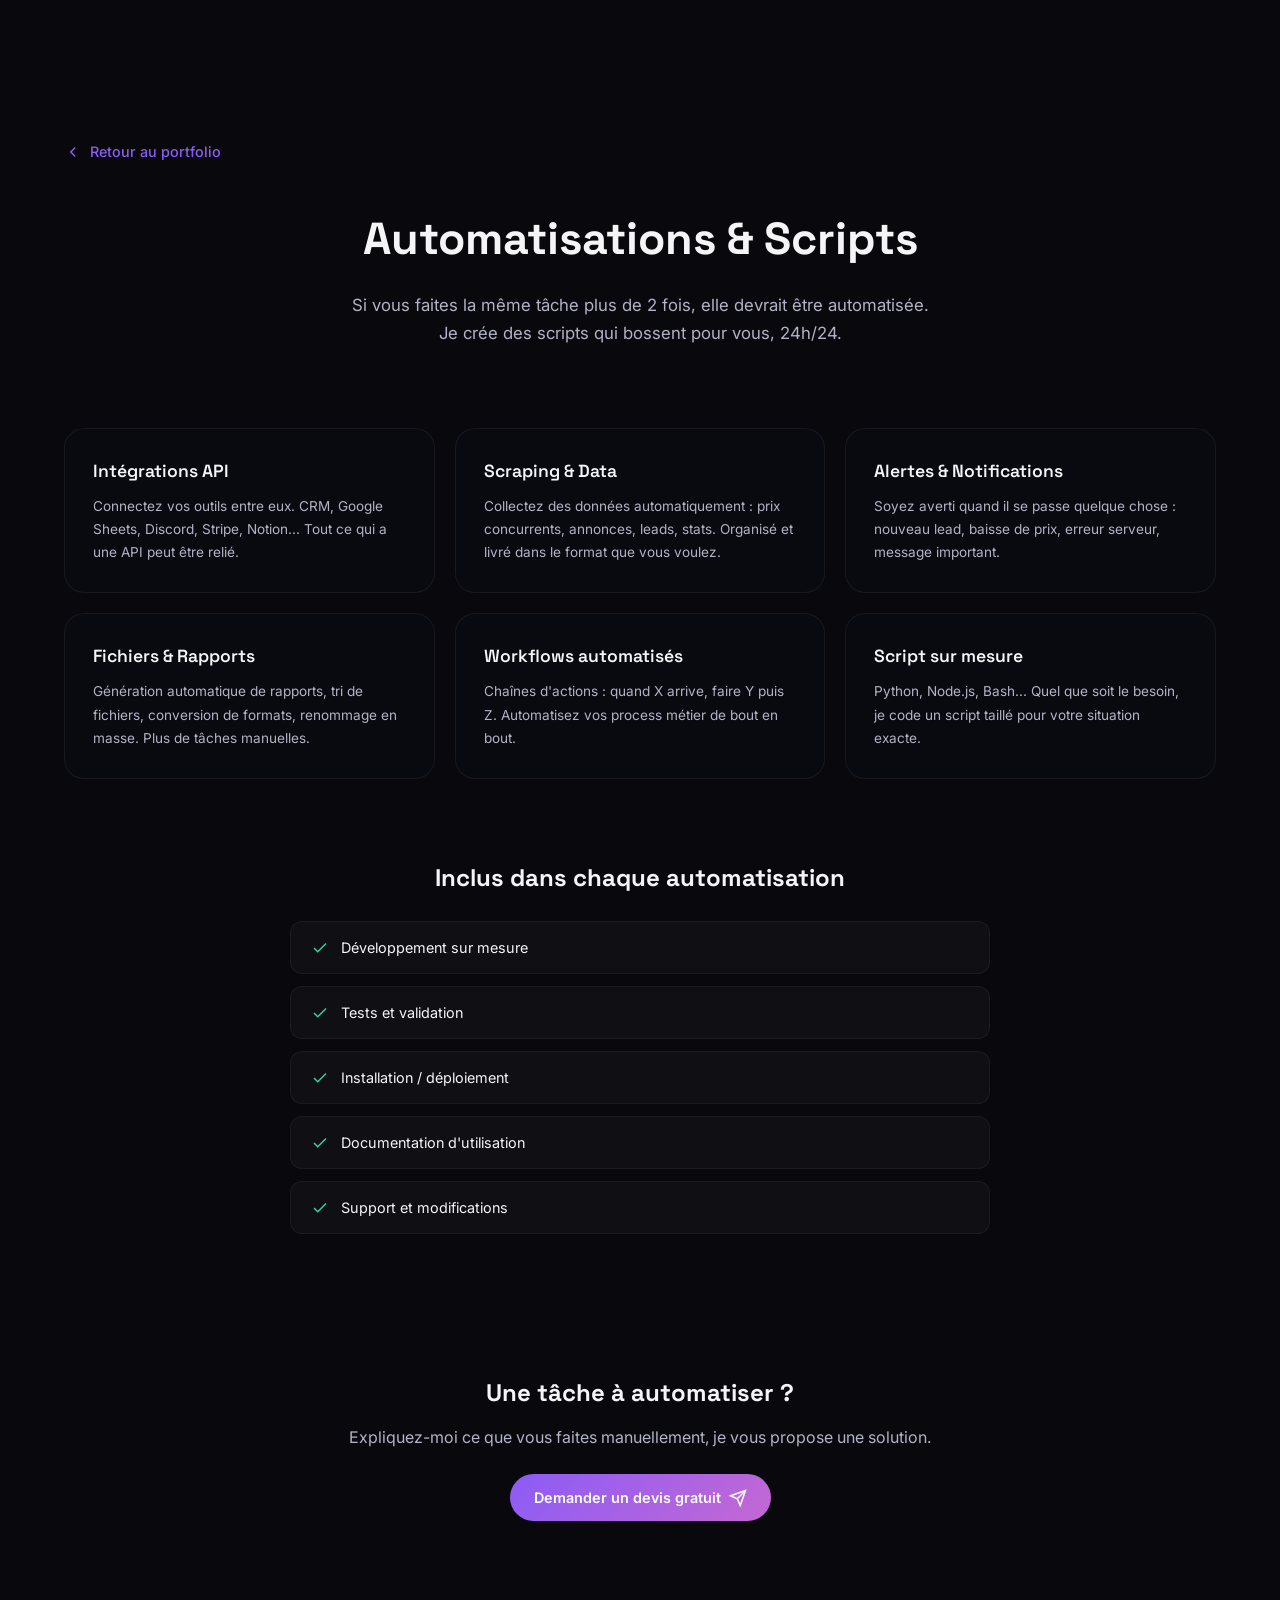
<file: automatisations.html>
<!DOCTYPE html>
<html lang="fr">
<head>
    <meta charset="UTF-8">
    <meta name="viewport" content="width=device-width, initial-scale=1.0">
    <title>Automatisations & Scripts — Zokoa, création de sites</title>
    <meta name="description" content="Automatisations sur mesure : bots, scripts, APIs, webhooks, scraping, tâches répétitives. Gagnez du temps, automatisez tout. Développeur freelance.">
    <link rel="icon" type="image/x-icon" href="favicon.ico">
    <link rel="icon" type="image/svg+xml" href="data:image/svg+xml,%3Csvg xmlns='http://www.w3.org/2000/svg' viewBox='0 0 32 32'%3E%3Cdefs%3E%3ClinearGradient id='g' x1='0%25' y1='0%25' x2='100%25' y2='100%25'%3E%3Cstop offset='0%25' stop-color='%23a855f7'/%3E%3Cstop offset='100%25' stop-color='%23f472b6'/%3E%3C/linearGradient%3E%3C/defs%3E%3Ctext x='4' y='26' font-family='Arial' font-weight='bold' font-size='26' fill='url(%23g)'%3ES%3C/text%3E%3Ccircle cx='26' cy='24' r='3' fill='%23fb923c'/%3E%3C/svg%3E">
    <link rel="canonical" href="https://zokoa.fr/automatisations.html">
    <meta property="og:title" content="Automatisations & Scripts — Zokoa">
    <meta property="og:description" content="Automatisations sur mesure : bots, scripts, APIs, webhooks. Développeur freelance.">
    <meta property="og:type" content="website">
    <meta name="theme-color" content="#08080D">
    <link rel="preconnect" href="https://fonts.googleapis.com">
    <link rel="preconnect" href="https://fonts.gstatic.com" crossorigin>
    <link href="https://fonts.googleapis.com/css2?family=Inter:wght@400;500;600;700&family=Space+Grotesk:wght@600;700&display=swap" rel="stylesheet">
    <link rel="stylesheet" href="style.css">
    <style>
        .service-page { padding: 140px 0 80px; }
        .service-hero { text-align: center; margin-bottom: 80px; }
        .service-hero h1 { font-family: var(--font-head); font-size: clamp(2rem, 4vw, 2.8rem); font-weight: 700; margin-bottom: 16px; }
        .service-hero p { color: var(--text2); max-width: 600px; margin: 0 auto; font-size: 1.05rem; line-height: 1.7; }
        .service-back { display: inline-flex; align-items: center; gap: 8px; color: var(--purple); text-decoration: none; font-weight: 500; font-size: .9rem; margin-bottom: 40px; transition: color .2s; }
        .service-back:hover { color: var(--pink); }
        .types-grid { display: grid; grid-template-columns: repeat(auto-fit, minmax(280px, 1fr)); gap: 20px; margin-bottom: 80px; }
        .type-card { padding: 28px; border-radius: var(--radius); background: var(--glass); border: 1px solid var(--border); backdrop-filter: blur(8px); transition: all .3s; }
        .type-card:hover { transform: translateY(-4px); box-shadow: 0 12px 40px rgba(139,92,246,.15); border-color: rgba(255,255,255,.12); }
        .type-card h3 { font-family: var(--font-head); font-size: 1.1rem; font-weight: 600; margin-bottom: 10px; }
        .type-card p { font-size: .85rem; color: var(--text2); line-height: 1.7; }
        .included { max-width: 700px; margin: 0 auto 80px; }
        .included h2 { font-family: var(--font-head); font-size: 1.5rem; font-weight: 700; margin-bottom: 24px; text-align: center; }
        .included-list { list-style: none; display: grid; gap: 12px; }
        .included-list li { display: flex; align-items: center; gap: 12px; padding: 14px 20px; border-radius: var(--radius-sm); background: rgba(255,255,255,.03); border: 1px solid rgba(255,255,255,.05); font-size: .9rem; }
        .included-list li svg { color: var(--green); flex-shrink: 0; }
        .service-cta { text-align: center; padding: 60px 0; }
        .service-cta h2 { font-family: var(--font-head); font-size: 1.5rem; font-weight: 700; margin-bottom: 12px; }
        .service-cta p { color: var(--text2); margin-bottom: 24px; }
    </style>
</head>
<body>
    <div class="noise"></div>
    <section class="service-page">
        <div class="container">
            <a href="index.html" class="service-back">
                <svg width="18" height="18" viewBox="0 0 24 24" fill="none" stroke="currentColor" stroke-width="2"><polyline points="15 18 9 12 15 6"/></svg>
                Retour au portfolio
            </a>

            <div class="service-hero">
                <h1>Automatisations & Scripts</h1>
                <p>Si vous faites la même tâche plus de 2 fois, elle devrait être automatisée. Je crée des scripts qui bossent pour vous, 24h/24.</p>
            </div>

            <div class="types-grid">
                <div class="type-card">
                    <h3>Intégrations API</h3>
                    <p>Connectez vos outils entre eux. CRM, Google Sheets, Discord, Stripe, Notion... Tout ce qui a une API peut être relié.</p>
                </div>
                <div class="type-card">
                    <h3>Scraping & Data</h3>
                    <p>Collectez des données automatiquement : prix concurrents, annonces, leads, stats. Organisé et livré dans le format que vous voulez.</p>
                </div>
                <div class="type-card">
                    <h3>Alertes & Notifications</h3>
                    <p>Soyez averti quand il se passe quelque chose : nouveau lead, baisse de prix, erreur serveur, message important.</p>
                </div>
                <div class="type-card">
                    <h3>Fichiers & Rapports</h3>
                    <p>Génération automatique de rapports, tri de fichiers, conversion de formats, renommage en masse. Plus de tâches manuelles.</p>
                </div>
                <div class="type-card">
                    <h3>Workflows automatisés</h3>
                    <p>Chaînes d'actions : quand X arrive, faire Y puis Z. Automatisez vos process métier de bout en bout.</p>
                </div>
                <div class="type-card">
                    <h3>Script sur mesure</h3>
                    <p>Python, Node.js, Bash... Quel que soit le besoin, je code un script taillé pour votre situation exacte.</p>
                </div>
            </div>

            <div class="included">
                <h2>Inclus dans chaque automatisation</h2>
                <ul class="included-list">
                    <li><svg width="18" height="18" viewBox="0 0 24 24" fill="none" stroke="currentColor" stroke-width="2"><polyline points="20 6 9 17 4 12"/></svg> Développement sur mesure</li>
                    <li><svg width="18" height="18" viewBox="0 0 24 24" fill="none" stroke="currentColor" stroke-width="2"><polyline points="20 6 9 17 4 12"/></svg> Tests et validation</li>
                    <li><svg width="18" height="18" viewBox="0 0 24 24" fill="none" stroke="currentColor" stroke-width="2"><polyline points="20 6 9 17 4 12"/></svg> Installation / déploiement</li>
                    <li><svg width="18" height="18" viewBox="0 0 24 24" fill="none" stroke="currentColor" stroke-width="2"><polyline points="20 6 9 17 4 12"/></svg> Documentation d'utilisation</li>
                    <li><svg width="18" height="18" viewBox="0 0 24 24" fill="none" stroke="currentColor" stroke-width="2"><polyline points="20 6 9 17 4 12"/></svg> Support et modifications</li>
                </ul>
            </div>

            <div class="service-cta">
                <h2>Une tâche à automatiser ?</h2>
                <p>Expliquez-moi ce que vous faites manuellement, je vous propose une solution.</p>
                <a href="index.html#contact" class="btn btn-primary">Demander un devis gratuit <svg width="18" height="18" viewBox="0 0 24 24" fill="none" stroke="currentColor" stroke-width="2"><line x1="22" y1="2" x2="11" y2="13"/><polygon points="22 2 15 22 11 13 2 9 22 2"/></svg></a>
            </div>
        </div>
    </section>

    <script src="script.js"></script>
</body>
</html>
</file>
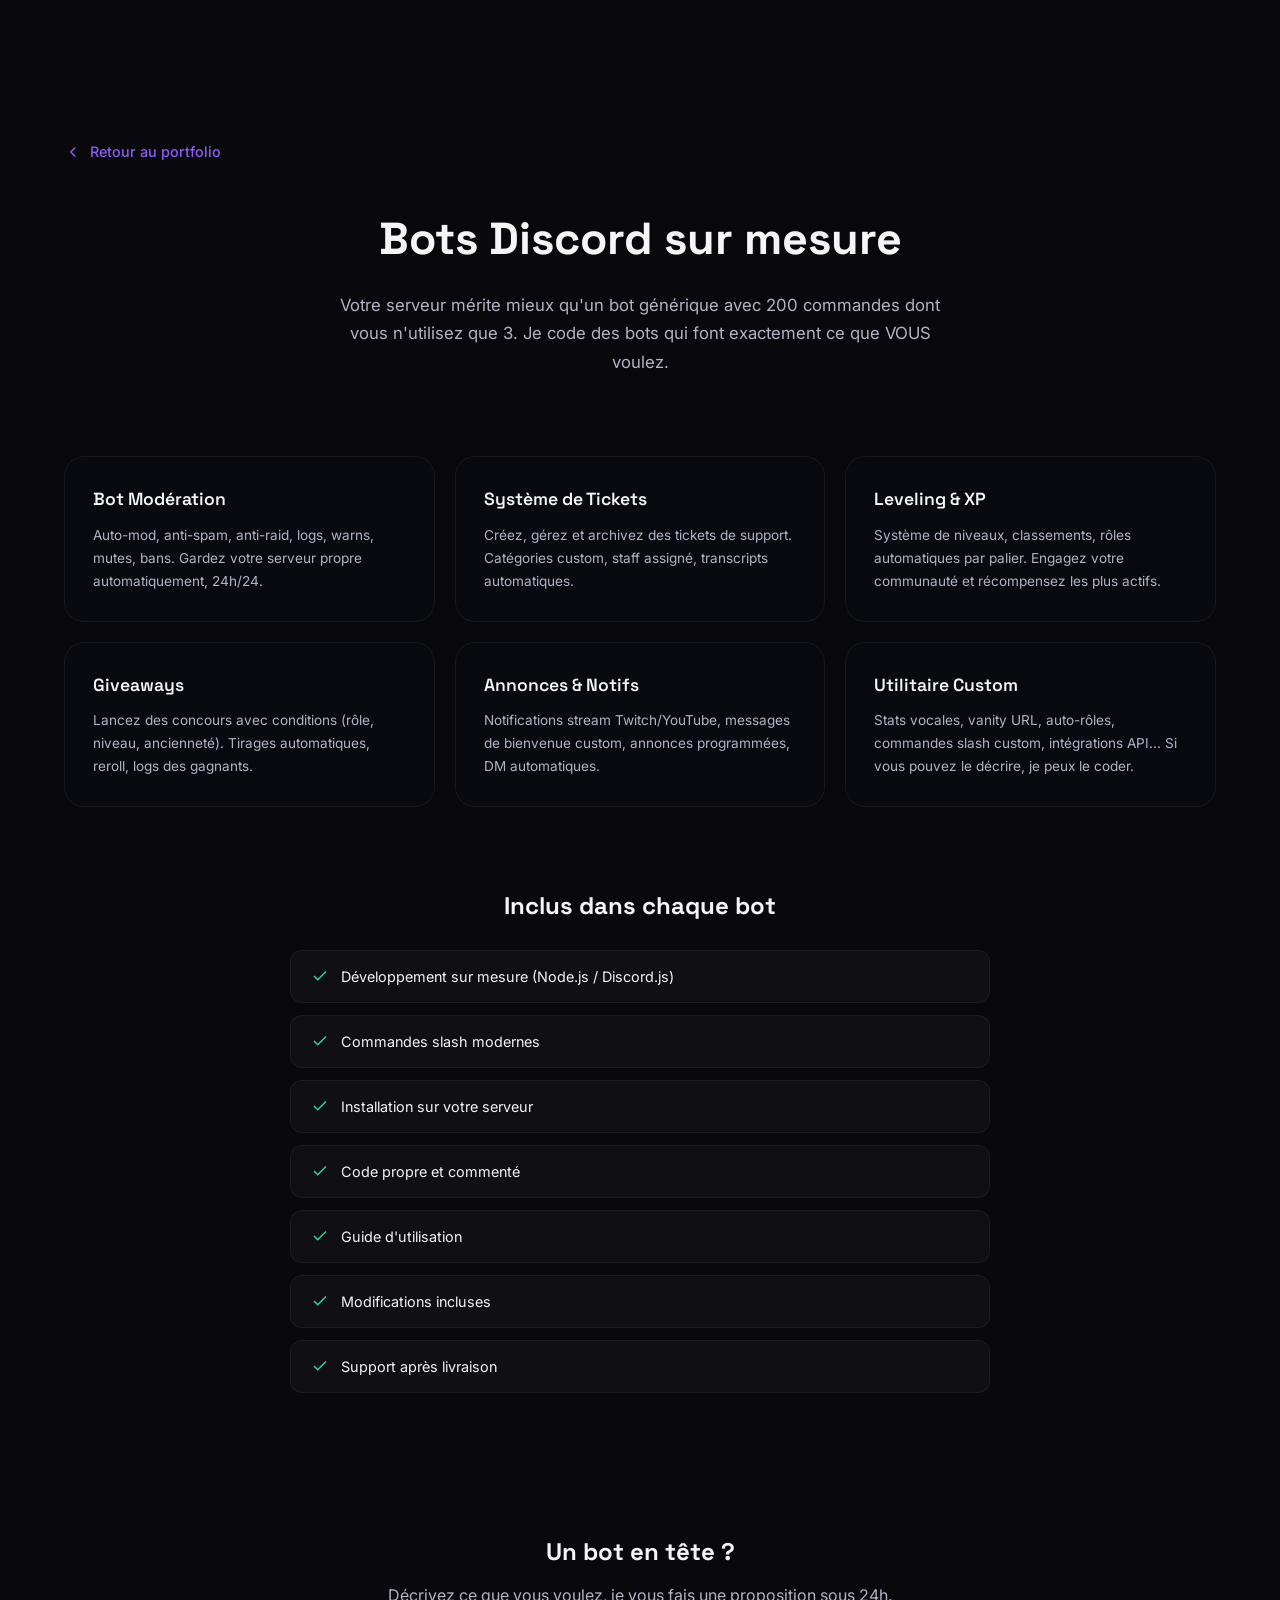
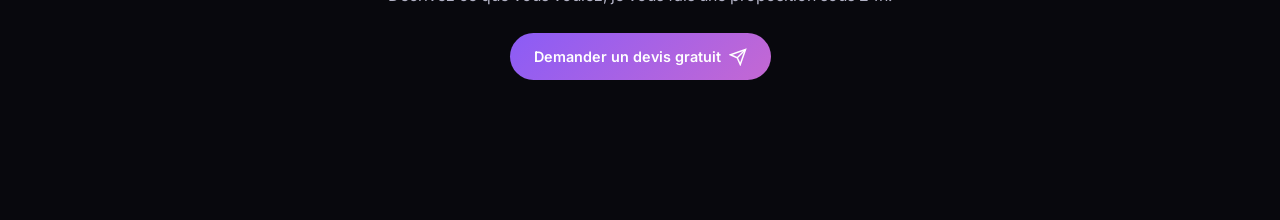
<file: bots-discord.html>
<!DOCTYPE html>
<html lang="fr">
<head>
    <meta charset="UTF-8">
    <meta name="viewport" content="width=device-width, initial-scale=1.0">
    <title>Bots Discord sur mesure — Zokoa, création de sites</title>
    <meta name="description" content="Création de bots Discord custom : modération, tickets, leveling, giveaways, musique, stats. Bots sur mesure pour votre serveur.">
    <link rel="icon" type="image/x-icon" href="favicon.ico">
    <link rel="icon" type="image/svg+xml" href="data:image/svg+xml,%3Csvg xmlns='http://www.w3.org/2000/svg' viewBox='0 0 32 32'%3E%3Cdefs%3E%3ClinearGradient id='g' x1='0%25' y1='0%25' x2='100%25' y2='100%25'%3E%3Cstop offset='0%25' stop-color='%23a855f7'/%3E%3Cstop offset='100%25' stop-color='%23f472b6'/%3E%3C/linearGradient%3E%3C/defs%3E%3Ctext x='4' y='26' font-family='Arial' font-weight='bold' font-size='26' fill='url(%23g)'%3ES%3C/text%3E%3Ccircle cx='26' cy='24' r='3' fill='%23fb923c'/%3E%3C/svg%3E">
    <link rel="canonical" href="https://zokoa.fr/bots-discord.html">
    <meta property="og:title" content="Bots Discord sur mesure — Zokoa">
    <meta property="og:description" content="Bots Discord custom : modération, tickets, leveling, giveaways. Développeur freelance.">
    <meta property="og:type" content="website">
    <meta name="theme-color" content="#08080D">
    <link rel="preconnect" href="https://fonts.googleapis.com">
    <link rel="preconnect" href="https://fonts.gstatic.com" crossorigin>
    <link href="https://fonts.googleapis.com/css2?family=Inter:wght@400;500;600;700&family=Space+Grotesk:wght@600;700&display=swap" rel="stylesheet">
    <link rel="stylesheet" href="style.css">
    <style>
        .service-page { padding: 140px 0 80px; }
        .service-hero { text-align: center; margin-bottom: 80px; }
        .service-hero h1 { font-family: var(--font-head); font-size: clamp(2rem, 4vw, 2.8rem); font-weight: 700; margin-bottom: 16px; }
        .service-hero p { color: var(--text2); max-width: 600px; margin: 0 auto; font-size: 1.05rem; line-height: 1.7; }
        .service-back { display: inline-flex; align-items: center; gap: 8px; color: var(--purple); text-decoration: none; font-weight: 500; font-size: .9rem; margin-bottom: 40px; transition: color .2s; }
        .service-back:hover { color: var(--pink); }
        .types-grid { display: grid; grid-template-columns: repeat(auto-fit, minmax(280px, 1fr)); gap: 20px; margin-bottom: 80px; }
        .type-card { padding: 28px; border-radius: var(--radius); background: var(--glass); border: 1px solid var(--border); backdrop-filter: blur(8px); transition: all .3s; }
        .type-card:hover { transform: translateY(-4px); box-shadow: 0 12px 40px rgba(139,92,246,.15); border-color: rgba(255,255,255,.12); }
        .type-card h3 { font-family: var(--font-head); font-size: 1.1rem; font-weight: 600; margin-bottom: 10px; }
        .type-card p { font-size: .85rem; color: var(--text2); line-height: 1.7; }
        .included { max-width: 700px; margin: 0 auto 80px; }
        .included h2 { font-family: var(--font-head); font-size: 1.5rem; font-weight: 700; margin-bottom: 24px; text-align: center; }
        .included-list { list-style: none; display: grid; gap: 12px; }
        .included-list li { display: flex; align-items: center; gap: 12px; padding: 14px 20px; border-radius: var(--radius-sm); background: rgba(255,255,255,.03); border: 1px solid rgba(255,255,255,.05); font-size: .9rem; }
        .included-list li svg { color: var(--green); flex-shrink: 0; }
        .service-cta { text-align: center; padding: 60px 0; }
        .service-cta h2 { font-family: var(--font-head); font-size: 1.5rem; font-weight: 700; margin-bottom: 12px; }
        .service-cta p { color: var(--text2); margin-bottom: 24px; }
    </style>
</head>
<body>
    <div class="noise"></div>
    <section class="service-page">
        <div class="container">
            <a href="index.html" class="service-back">
                <svg width="18" height="18" viewBox="0 0 24 24" fill="none" stroke="currentColor" stroke-width="2"><polyline points="15 18 9 12 15 6"/></svg>
                Retour au portfolio
            </a>

            <div class="service-hero">
                <h1>Bots Discord sur mesure</h1>
                <p>Votre serveur mérite mieux qu'un bot générique avec 200 commandes dont vous n'utilisez que 3. Je code des bots qui font exactement ce que VOUS voulez.</p>
            </div>

            <div class="types-grid">
                <div class="type-card">
                    <h3>Bot Modération</h3>
                    <p>Auto-mod, anti-spam, anti-raid, logs, warns, mutes, bans. Gardez votre serveur propre automatiquement, 24h/24.</p>
                </div>
                <div class="type-card">
                    <h3>Système de Tickets</h3>
                    <p>Créez, gérez et archivez des tickets de support. Catégories custom, staff assigné, transcripts automatiques.</p>
                </div>
                <div class="type-card">
                    <h3>Leveling & XP</h3>
                    <p>Système de niveaux, classements, rôles automatiques par palier. Engagez votre communauté et récompensez les plus actifs.</p>
                </div>
                <div class="type-card">
                    <h3>Giveaways</h3>
                    <p>Lancez des concours avec conditions (rôle, niveau, ancienneté). Tirages automatiques, reroll, logs des gagnants.</p>
                </div>
                <div class="type-card">
                    <h3>Annonces & Notifs</h3>
                    <p>Notifications stream Twitch/YouTube, messages de bienvenue custom, annonces programmées, DM automatiques.</p>
                </div>
                <div class="type-card">
                    <h3>Utilitaire Custom</h3>
                    <p>Stats vocales, vanity URL, auto-rôles, commandes slash custom, intégrations API... Si vous pouvez le décrire, je peux le coder.</p>
                </div>
            </div>

            <div class="included">
                <h2>Inclus dans chaque bot</h2>
                <ul class="included-list">
                    <li><svg width="18" height="18" viewBox="0 0 24 24" fill="none" stroke="currentColor" stroke-width="2"><polyline points="20 6 9 17 4 12"/></svg> Développement sur mesure (Node.js / Discord.js)</li>
                    <li><svg width="18" height="18" viewBox="0 0 24 24" fill="none" stroke="currentColor" stroke-width="2"><polyline points="20 6 9 17 4 12"/></svg> Commandes slash modernes</li>
                    <li><svg width="18" height="18" viewBox="0 0 24 24" fill="none" stroke="currentColor" stroke-width="2"><polyline points="20 6 9 17 4 12"/></svg> Installation sur votre serveur</li>
                    <li><svg width="18" height="18" viewBox="0 0 24 24" fill="none" stroke="currentColor" stroke-width="2"><polyline points="20 6 9 17 4 12"/></svg> Code propre et commenté</li>
                    <li><svg width="18" height="18" viewBox="0 0 24 24" fill="none" stroke="currentColor" stroke-width="2"><polyline points="20 6 9 17 4 12"/></svg> Guide d'utilisation</li>
                    <li><svg width="18" height="18" viewBox="0 0 24 24" fill="none" stroke="currentColor" stroke-width="2"><polyline points="20 6 9 17 4 12"/></svg> Modifications incluses</li>
                    <li><svg width="18" height="18" viewBox="0 0 24 24" fill="none" stroke="currentColor" stroke-width="2"><polyline points="20 6 9 17 4 12"/></svg> Support après livraison</li>
                </ul>
            </div>

            <div class="service-cta">
                <h2>Un bot en tête ?</h2>
                <p>Décrivez ce que vous voulez, je vous fais une proposition sous 24h.</p>
                <a href="index.html#contact" class="btn btn-primary">Demander un devis gratuit <svg width="18" height="18" viewBox="0 0 24 24" fill="none" stroke="currentColor" stroke-width="2"><line x1="22" y1="2" x2="11" y2="13"/><polygon points="22 2 15 22 11 13 2 9 22 2"/></svg></a>
            </div>
        </div>
    </section>

    <script src="script.js"></script>
</body>
</html>
</file>
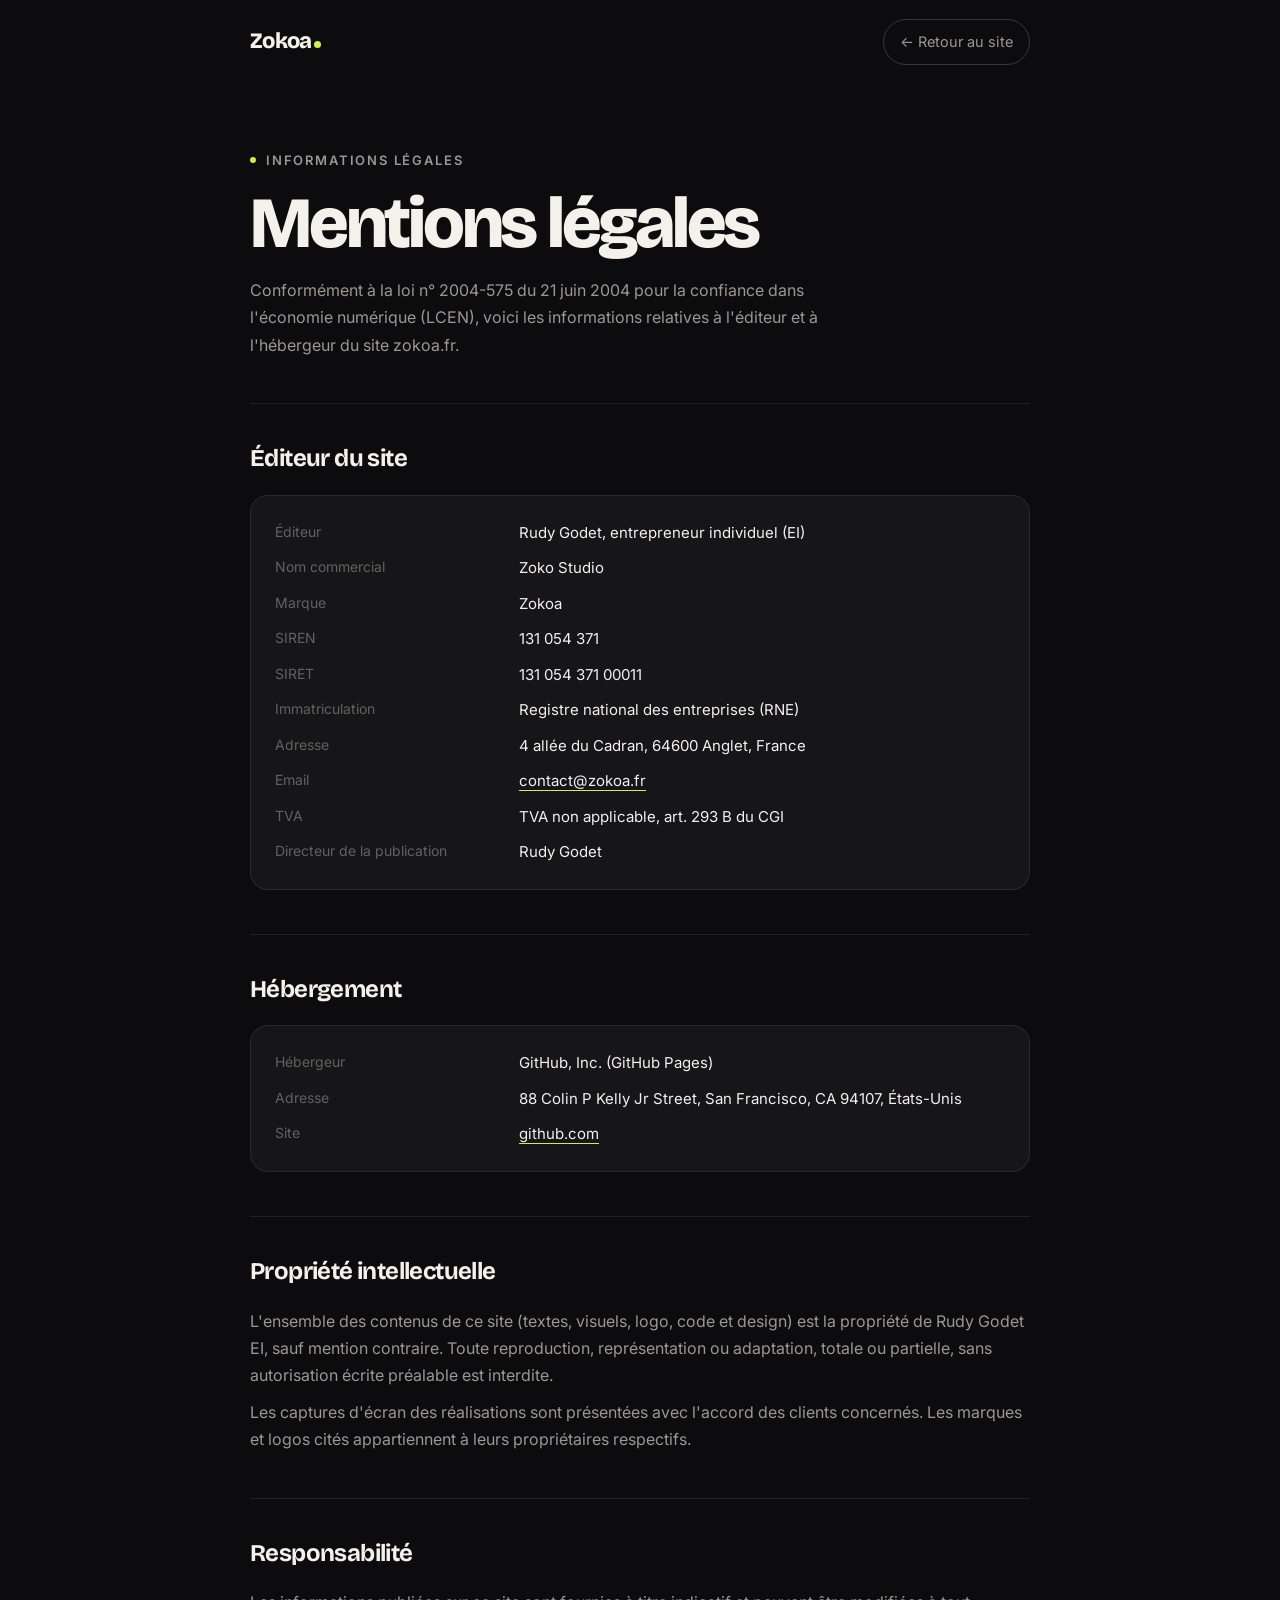
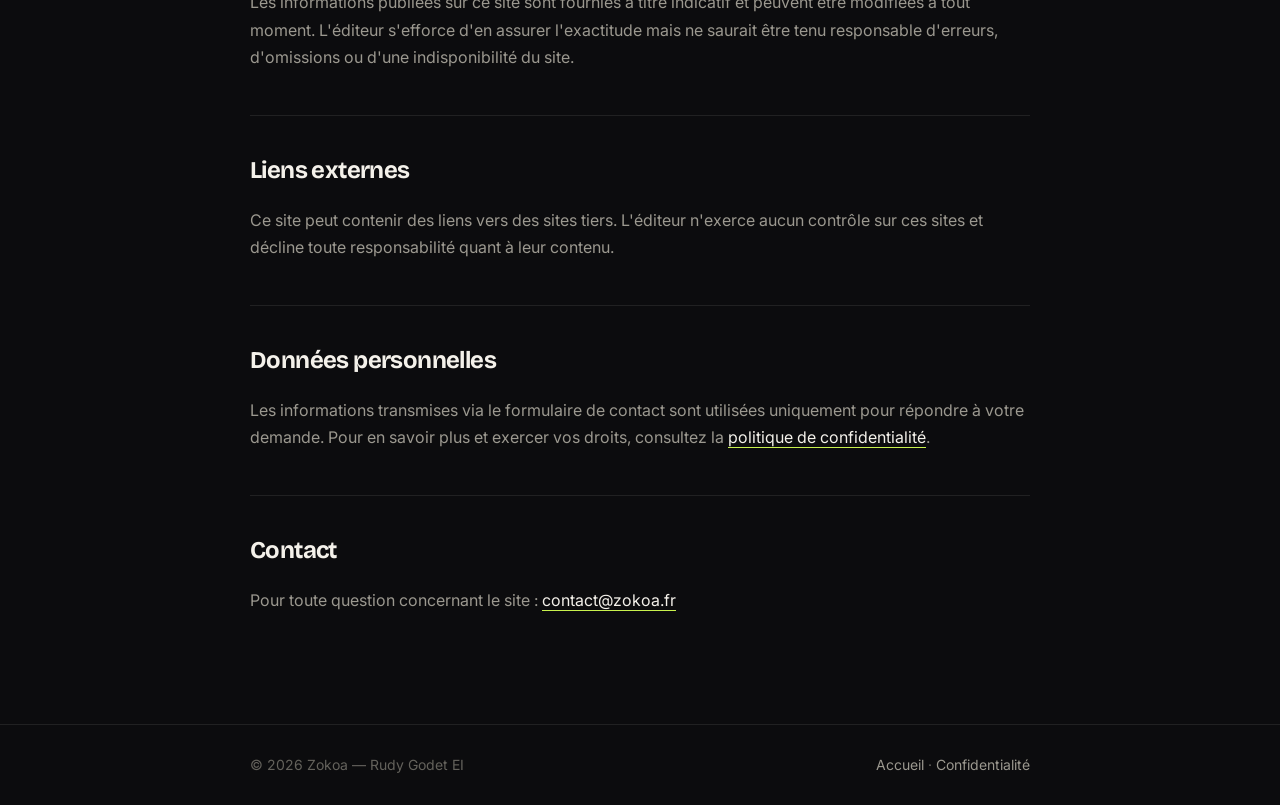
<file: mentions-legales.html>
<!DOCTYPE html>
<html lang="fr">
<head>
<meta charset="UTF-8">
<meta name="viewport" content="width=device-width, initial-scale=1">
<title>Mentions légales — Zokoa</title>
<meta name="description" content="Mentions légales du site Zokoa, édité par Rudy Godet EI (Zoko Studio).">
<meta name="robots" content="noindex, follow">
<link rel="canonical" href="https://zokoa.fr/mentions-legales.html">
<link rel="icon" type="image/x-icon" href="favicon.ico">
<meta name="theme-color" content="#0c0c0e">
<link rel="preconnect" href="https://fonts.googleapis.com">
<link rel="preconnect" href="https://fonts.gstatic.com" crossorigin>
<link href="https://fonts.googleapis.com/css2?family=Bricolage+Grotesque:opsz,wght@12..96,700;12..96,800&family=Inter:wght@400;500;600&display=swap" rel="stylesheet">
<style>
:root{--bg:#0c0c0e;--surface:#15151a;--line:rgba(244,241,234,.09);--line-2:rgba(244,241,234,.18);--text:#f4f1ea;--muted:#9b988f;--dim:#64625c;--accent:#c9f24d;--display:"Bricolage Grotesque",system-ui,sans-serif;--body:"Inter",system-ui,sans-serif}
*{box-sizing:border-box;margin:0;padding:0}
body{background:var(--bg);color:var(--text);font-family:var(--body);line-height:1.7;-webkit-font-smoothing:antialiased}
a{color:inherit}
::selection{background:var(--accent);color:var(--bg)}
.wrap{max-width:860px;margin:0 auto;padding:0 clamp(20px,4vw,40px)}
header{display:flex;justify-content:space-between;align-items:center;height:84px}
.logo{font-family:var(--display);font-weight:800;font-size:22px;letter-spacing:-.03em;text-decoration:none}
.logo i{display:inline-block;width:7px;height:7px;border-radius:50%;background:var(--accent);margin-left:2px}
.back{display:inline-flex;align-items:center;gap:8px;font-size:14.5px;color:var(--muted);text-decoration:none;padding:10px 16px;border:1px solid var(--line-2);border-radius:999px;transition:color .25s,border-color .25s}
.back:hover{color:var(--text);border-color:var(--text)}
main{padding:60px 0 100px}
.eyebrow{display:inline-flex;align-items:center;gap:10px;font-size:13px;font-weight:600;letter-spacing:.14em;text-transform:uppercase;color:var(--muted)}
.eyebrow::before{content:"";width:6px;height:6px;border-radius:50%;background:var(--accent)}
h1{font-family:var(--display);font-weight:800;font-size:clamp(40px,7vw,72px);letter-spacing:-.045em;line-height:1;margin:16px 0 18px}
.intro{color:var(--muted);max-width:620px}
section{margin-top:44px;padding-top:34px;border-top:1px solid var(--line)}
h2{font-family:var(--display);font-weight:700;font-size:24px;letter-spacing:-.025em;margin-bottom:16px}
p{color:var(--muted);margin-bottom:10px}
dl{display:grid;grid-template-columns:220px 1fr;gap:10px 24px;padding:24px;border-radius:18px;background:var(--surface);border:1px solid var(--line)}
dt{color:var(--dim);font-size:14px}
dd{color:var(--text);font-size:15px}
dd a{color:var(--text);text-decoration:none;border-bottom:1px solid var(--accent)}
footer{border-top:1px solid var(--line);padding:28px 0;color:var(--dim);font-size:14px}
footer .wrap{display:flex;justify-content:space-between;gap:16px;flex-wrap:wrap}
footer a{color:var(--muted);text-decoration:none}
footer a:hover{color:var(--text)}
@media (max-width:620px){dl{grid-template-columns:1fr;gap:2px}dd{margin-bottom:12px}}
</style>
</head>
<body>
<div class="wrap">
  <header>
    <a href="index.html" class="logo">Zokoa<i></i></a>
    <a href="index.html" class="back">← Retour au site</a>
  </header>
  <main>
    <span class="eyebrow">Informations légales</span>
    <h1>Mentions légales</h1>
    <p class="intro">Conformément à la loi n° 2004-575 du 21 juin 2004 pour la confiance dans l'économie numérique (LCEN), voici les informations relatives à l'éditeur et à l'hébergeur du site zokoa.fr.</p>

    <section>
      <h2>Éditeur du site</h2>
      <dl>
        <dt>Éditeur</dt><dd>Rudy Godet, entrepreneur individuel (EI)</dd>
        <dt>Nom commercial</dt><dd>Zoko Studio</dd>
        <dt>Marque</dt><dd>Zokoa</dd>
        <dt>SIREN</dt><dd>131 054 371</dd>
        <dt>SIRET</dt><dd>131 054 371 00011</dd>
        <dt>Immatriculation</dt><dd>Registre national des entreprises (RNE)</dd>
        <dt>Adresse</dt><dd>4 allée du Cadran, 64600 Anglet, France</dd>
        <dt>Email</dt><dd><a href="mailto:contact@zokoa.fr">contact@zokoa.fr</a></dd>
        <dt>TVA</dt><dd>TVA non applicable, art. 293 B du CGI</dd>
        <dt>Directeur de la publication</dt><dd>Rudy Godet</dd>
      </dl>
    </section>

    <section>
      <h2>Hébergement</h2>
      <dl>
        <dt>Hébergeur</dt><dd>GitHub, Inc. (GitHub Pages)</dd>
        <dt>Adresse</dt><dd>88 Colin P Kelly Jr Street, San Francisco, CA 94107, États-Unis</dd>
        <dt>Site</dt><dd><a href="https://github.com" target="_blank" rel="noopener">github.com</a></dd>
      </dl>
    </section>

    <section>
      <h2>Propriété intellectuelle</h2>
      <p>L'ensemble des contenus de ce site (textes, visuels, logo, code et design) est la propriété de Rudy Godet EI, sauf mention contraire. Toute reproduction, représentation ou adaptation, totale ou partielle, sans autorisation écrite préalable est interdite.</p>
      <p>Les captures d'écran des réalisations sont présentées avec l'accord des clients concernés. Les marques et logos cités appartiennent à leurs propriétaires respectifs.</p>
    </section>

    <section>
      <h2>Responsabilité</h2>
      <p>Les informations publiées sur ce site sont fournies à titre indicatif et peuvent être modifiées à tout moment. L'éditeur s'efforce d'en assurer l'exactitude mais ne saurait être tenu responsable d'erreurs, d'omissions ou d'une indisponibilité du site.</p>
    </section>

    <section>
      <h2>Liens externes</h2>
      <p>Ce site peut contenir des liens vers des sites tiers. L'éditeur n'exerce aucun contrôle sur ces sites et décline toute responsabilité quant à leur contenu.</p>
    </section>

    <section>
      <h2>Données personnelles</h2>
      <p>Les informations transmises via le formulaire de contact sont utilisées uniquement pour répondre à votre demande. Pour en savoir plus et exercer vos droits, consultez la <a href="politique-confidentialite.html" style="color:var(--text);border-bottom:1px solid var(--accent);text-decoration:none">politique de confidentialité</a>.</p>
    </section>

    <section>
      <h2>Contact</h2>
      <p>Pour toute question concernant le site : <a href="mailto:contact@zokoa.fr" style="color:var(--text);border-bottom:1px solid var(--accent);text-decoration:none">contact@zokoa.fr</a></p>
    </section>
  </main>
</div>
<footer><div class="wrap"><span>© 2026 Zokoa — Rudy Godet EI</span><span><a href="index.html">Accueil</a> · <a href="politique-confidentialite.html">Confidentialité</a></span></div></footer>
</body>
</html>
</file>
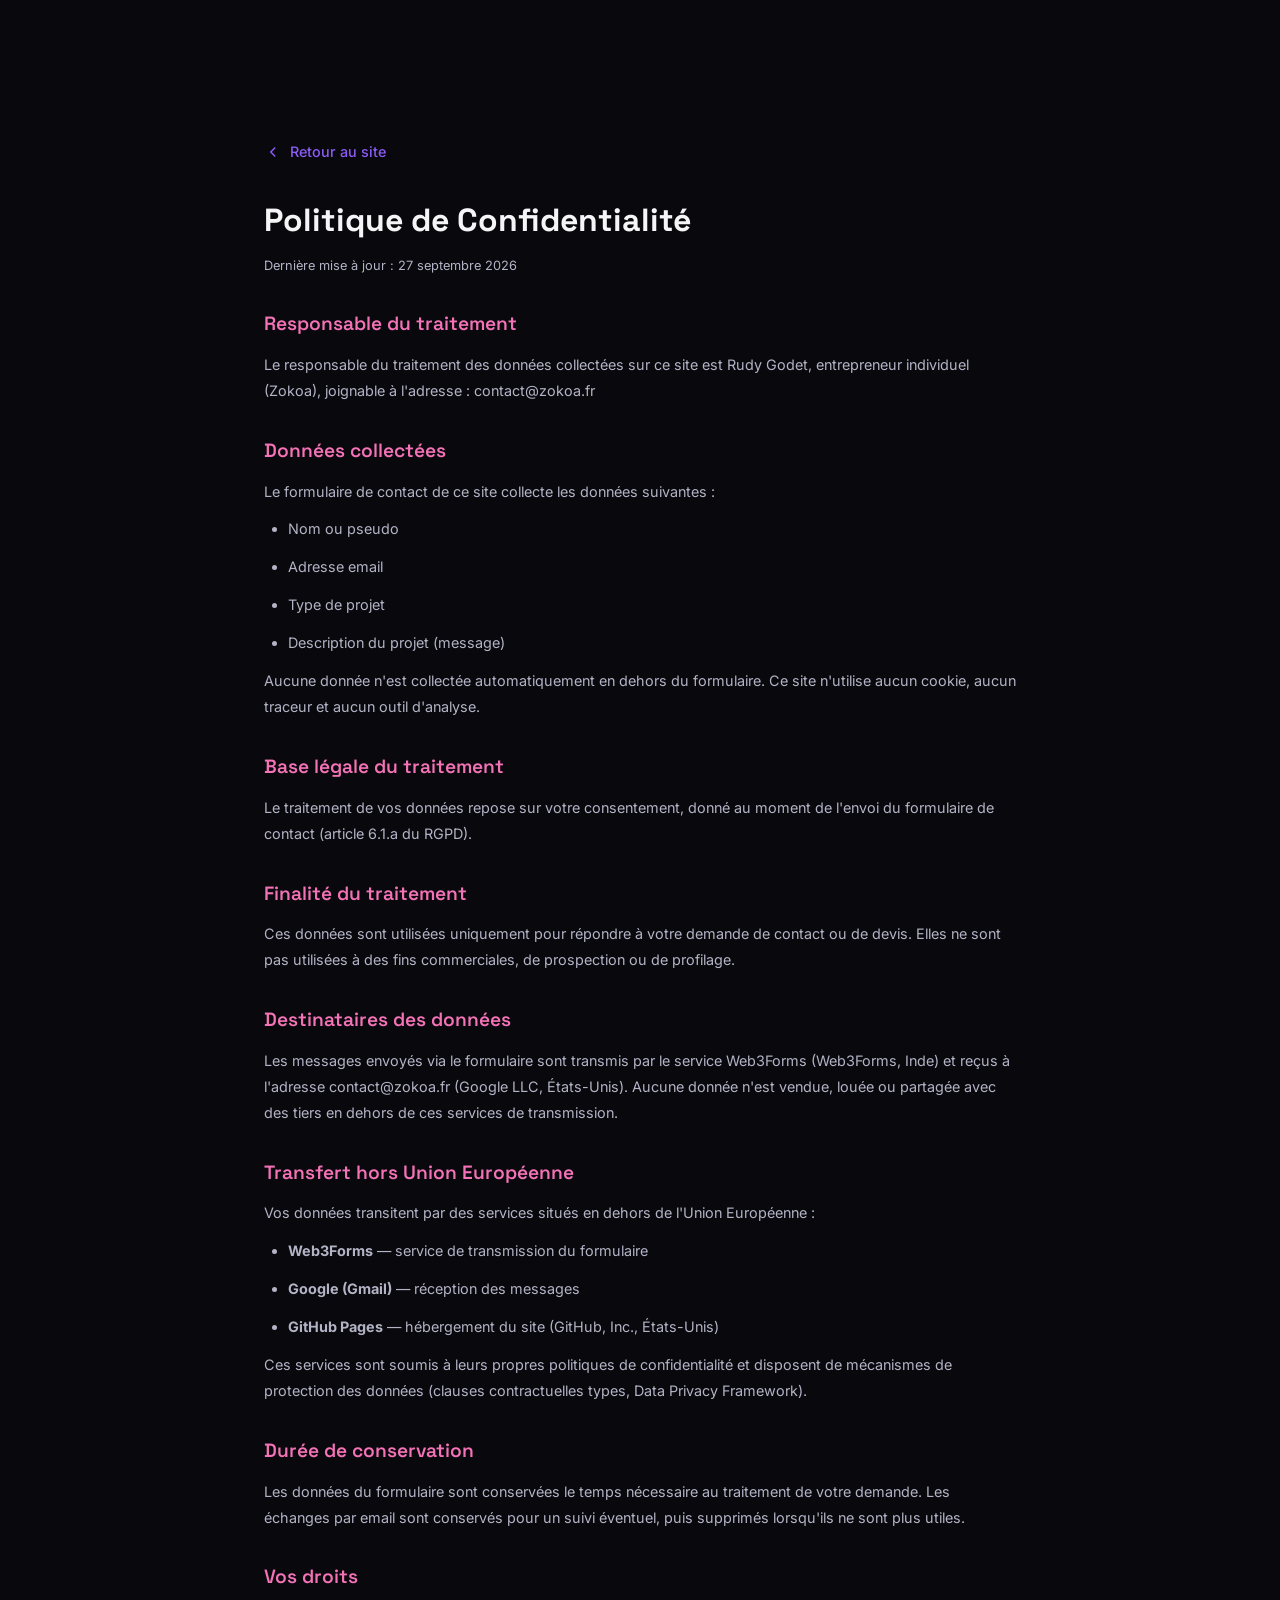
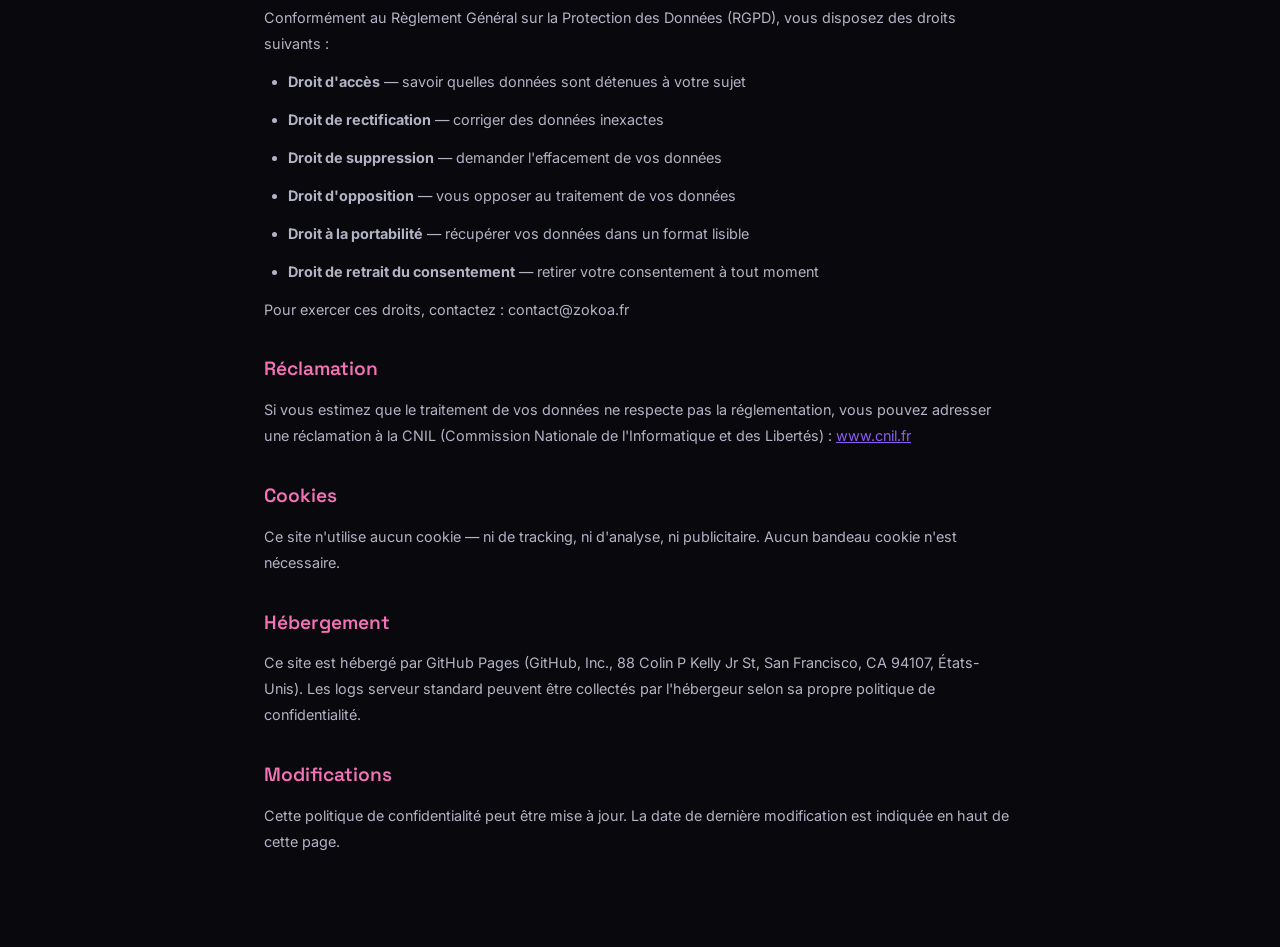
<file: politique-confidentialite.html>
<!DOCTYPE html>
<html lang="fr">
<head>
    <meta charset="UTF-8">
    <meta name="viewport" content="width=device-width, initial-scale=1.0">
    <title>Politique de Confidentialité — Zokoa</title>
    <meta name="description" content="Politique de confidentialité du site zokoa.fr — Zokoa.">
    <link rel="icon" type="image/x-icon" href="favicon.ico">
    <link rel="icon" type="image/svg+xml" href="data:image/svg+xml,%3Csvg xmlns='http://www.w3.org/2000/svg' viewBox='0 0 32 32'%3E%3Cdefs%3E%3ClinearGradient id='g' x1='0%25' y1='0%25' x2='100%25' y2='100%25'%3E%3Cstop offset='0%25' stop-color='%23a855f7'/%3E%3Cstop offset='100%25' stop-color='%23f472b6'/%3E%3C/linearGradient%3E%3C/defs%3E%3Ctext x='4' y='26' font-family='Arial' font-weight='bold' font-size='26' fill='url(%23g)'%3ES%3C/text%3E%3Ccircle cx='26' cy='24' r='3' fill='%23fb923c'/%3E%3C/svg%3E">
    <meta name="theme-color" content="#08080D">
    <link rel="preconnect" href="https://fonts.googleapis.com">
    <link rel="preconnect" href="https://fonts.gstatic.com" crossorigin>
    <link href="https://fonts.googleapis.com/css2?family=Inter:wght@400;500;600&family=Space+Grotesk:wght@600;700&display=swap" rel="stylesheet">
    <link rel="stylesheet" href="style.css">
    <style>
        .legal-page { padding: 140px 0 80px; min-height: 100vh; }
        .legal-page h1 { font-family: var(--font-head); font-size: 2rem; font-weight: 700; margin-bottom: 8px; }
        .legal-page .legal-date { font-size: .8rem; color: var(--text2); margin-bottom: 32px; }
        .legal-page h2 { font-family: var(--font-head); font-size: 1.2rem; font-weight: 600; margin: 32px 0 12px; color: var(--pink); }
        .legal-page p, .legal-page li { font-size: .9rem; color: var(--text2); line-height: 1.8; margin-bottom: 12px; }
        .legal-page ul { list-style: disc; padding-left: 24px; }
        .legal-back { display: inline-flex; align-items: center; gap: 8px; color: var(--purple); text-decoration: none; font-weight: 500; font-size: .9rem; margin-bottom: 32px; transition: color .2s; }
        .legal-back:hover { color: var(--pink); }
    </style>
</head>
<body>
    <div class="noise"></div>
    <section class="legal-page">
        <div class="container" style="max-width:800px;">
            <a href="index.html" class="legal-back">
                <svg width="18" height="18" viewBox="0 0 24 24" fill="none" stroke="currentColor" stroke-width="2"><polyline points="15 18 9 12 15 6"/></svg>
                Retour au site
            </a>
            <h1>Politique de Confidentialité</h1>
            <p class="legal-date">Dernière mise à jour : 27 septembre 2026</p>

            <h2>Responsable du traitement</h2>
            <p>Le responsable du traitement des données collectées sur ce site est Rudy Godet, entrepreneur individuel (Zokoa), joignable à l'adresse : contact@zokoa.fr</p>

            <h2>Données collectées</h2>
            <p>Le formulaire de contact de ce site collecte les données suivantes :</p>
            <ul>
                <li>Nom ou pseudo</li>
                <li>Adresse email</li>
                <li>Type de projet</li>
                <li>Description du projet (message)</li>
            </ul>
            <p>Aucune donnée n'est collectée automatiquement en dehors du formulaire. Ce site n'utilise aucun cookie, aucun traceur et aucun outil d'analyse.</p>

            <h2>Base légale du traitement</h2>
            <p>Le traitement de vos données repose sur votre consentement, donné au moment de l'envoi du formulaire de contact (article 6.1.a du RGPD).</p>

            <h2>Finalité du traitement</h2>
            <p>Ces données sont utilisées uniquement pour répondre à votre demande de contact ou de devis. Elles ne sont pas utilisées à des fins commerciales, de prospection ou de profilage.</p>

            <h2>Destinataires des données</h2>
            <p>Les messages envoyés via le formulaire sont transmis par le service Web3Forms (Web3Forms, Inde) et reçus à l'adresse contact@zokoa.fr (Google LLC, États-Unis). Aucune donnée n'est vendue, louée ou partagée avec des tiers en dehors de ces services de transmission.</p>

            <h2>Transfert hors Union Européenne</h2>
            <p>Vos données transitent par des services situés en dehors de l'Union Européenne :</p>
            <ul>
                <li><strong>Web3Forms</strong> — service de transmission du formulaire</li>
                <li><strong>Google (Gmail)</strong> — réception des messages</li>
                <li><strong>GitHub Pages</strong> — hébergement du site (GitHub, Inc., États-Unis)</li>
            </ul>
            <p>Ces services sont soumis à leurs propres politiques de confidentialité et disposent de mécanismes de protection des données (clauses contractuelles types, Data Privacy Framework).</p>

            <h2>Durée de conservation</h2>
            <p>Les données du formulaire sont conservées le temps nécessaire au traitement de votre demande. Les échanges par email sont conservés pour un suivi éventuel, puis supprimés lorsqu'ils ne sont plus utiles.</p>

            <h2>Vos droits</h2>
            <p>Conformément au Règlement Général sur la Protection des Données (RGPD), vous disposez des droits suivants :</p>
            <ul>
                <li><strong>Droit d'accès</strong> — savoir quelles données sont détenues à votre sujet</li>
                <li><strong>Droit de rectification</strong> — corriger des données inexactes</li>
                <li><strong>Droit de suppression</strong> — demander l'effacement de vos données</li>
                <li><strong>Droit d'opposition</strong> — vous opposer au traitement de vos données</li>
                <li><strong>Droit à la portabilité</strong> — récupérer vos données dans un format lisible</li>
                <li><strong>Droit de retrait du consentement</strong> — retirer votre consentement à tout moment</li>
            </ul>
            <p>Pour exercer ces droits, contactez : contact@zokoa.fr</p>

            <h2>Réclamation</h2>
            <p>Si vous estimez que le traitement de vos données ne respecte pas la réglementation, vous pouvez adresser une réclamation à la CNIL (Commission Nationale de l'Informatique et des Libertés) : <a href="https://www.cnil.fr" target="_blank" rel="noopener" style="color:var(--purple);">www.cnil.fr</a></p>

            <h2>Cookies</h2>
            <p>Ce site n'utilise aucun cookie — ni de tracking, ni d'analyse, ni publicitaire. Aucun bandeau cookie n'est nécessaire.</p>

            <h2>Hébergement</h2>
            <p>Ce site est hébergé par GitHub Pages (GitHub, Inc., 88 Colin P Kelly Jr St, San Francisco, CA 94107, États-Unis). Les logs serveur standard peuvent être collectés par l'hébergeur selon sa propre politique de confidentialité.</p>

            <h2>Modifications</h2>
            <p>Cette politique de confidentialité peut être mise à jour. La date de dernière modification est indiquée en haut de cette page.</p>
        </div>
    </section>
</body>
</html>
</file>
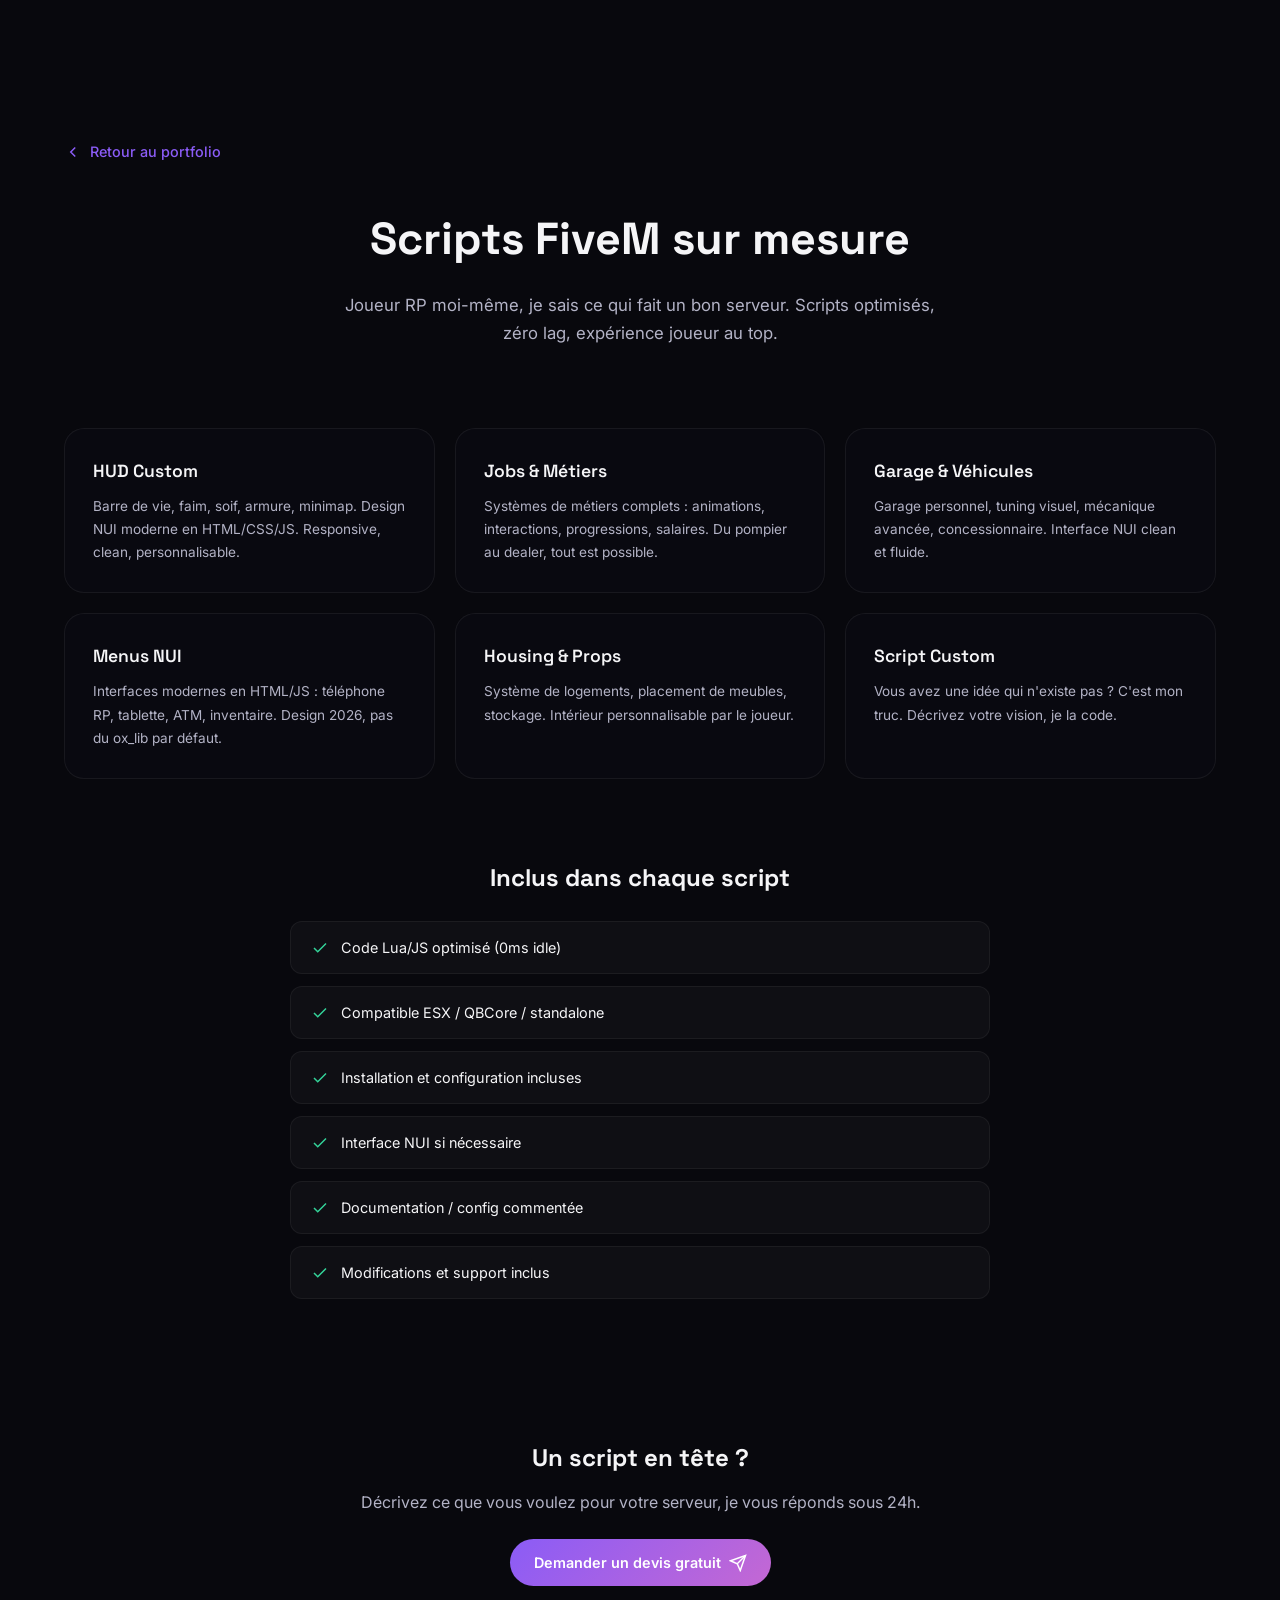
<file: scripts-fivem.html>
<!DOCTYPE html>
<html lang="fr">
<head>
    <meta charset="UTF-8">
    <meta name="viewport" content="width=device-width, initial-scale=1.0">
    <title>Scripts FiveM sur mesure — Zokoa, création de sites</title>
    <meta name="description" content="Scripts FiveM custom : HUD, jobs, garage, NUI, menus. Développement Lua/JS optimisé pour serveurs RP. Développeur freelance.">
    <link rel="icon" type="image/x-icon" href="favicon.ico">
    <link rel="icon" type="image/svg+xml" href="data:image/svg+xml,%3Csvg xmlns='http://www.w3.org/2000/svg' viewBox='0 0 32 32'%3E%3Cdefs%3E%3ClinearGradient id='g' x1='0%25' y1='0%25' x2='100%25' y2='100%25'%3E%3Cstop offset='0%25' stop-color='%23a855f7'/%3E%3Cstop offset='100%25' stop-color='%23f472b6'/%3E%3C/linearGradient%3E%3C/defs%3E%3Ctext x='4' y='26' font-family='Arial' font-weight='bold' font-size='26' fill='url(%23g)'%3ES%3C/text%3E%3Ccircle cx='26' cy='24' r='3' fill='%23fb923c'/%3E%3C/svg%3E">
    <link rel="canonical" href="https://zokoa.fr/scripts-fivem.html">
    <meta property="og:title" content="Scripts FiveM sur mesure — Zokoa">
    <meta property="og:description" content="Scripts FiveM custom : HUD, jobs, garage, NUI. Lua/JS optimisé. Développeur freelance.">
    <meta property="og:type" content="website">
    <meta name="theme-color" content="#08080D">
    <link rel="preconnect" href="https://fonts.googleapis.com">
    <link rel="preconnect" href="https://fonts.gstatic.com" crossorigin>
    <link href="https://fonts.googleapis.com/css2?family=Inter:wght@400;500;600;700&family=Space+Grotesk:wght@600;700&display=swap" rel="stylesheet">
    <link rel="stylesheet" href="style.css">
    <style>
        .service-page { padding: 140px 0 80px; }
        .service-hero { text-align: center; margin-bottom: 80px; }
        .service-hero h1 { font-family: var(--font-head); font-size: clamp(2rem, 4vw, 2.8rem); font-weight: 700; margin-bottom: 16px; }
        .service-hero p { color: var(--text2); max-width: 600px; margin: 0 auto; font-size: 1.05rem; line-height: 1.7; }
        .service-back { display: inline-flex; align-items: center; gap: 8px; color: var(--purple); text-decoration: none; font-weight: 500; font-size: .9rem; margin-bottom: 40px; transition: color .2s; }
        .service-back:hover { color: var(--pink); }
        .types-grid { display: grid; grid-template-columns: repeat(auto-fit, minmax(280px, 1fr)); gap: 20px; margin-bottom: 80px; }
        .type-card { padding: 28px; border-radius: var(--radius); background: var(--glass); border: 1px solid var(--border); backdrop-filter: blur(8px); transition: all .3s; }
        .type-card:hover { transform: translateY(-4px); box-shadow: 0 12px 40px rgba(139,92,246,.15); border-color: rgba(255,255,255,.12); }
        .type-card h3 { font-family: var(--font-head); font-size: 1.1rem; font-weight: 600; margin-bottom: 10px; }
        .type-card p { font-size: .85rem; color: var(--text2); line-height: 1.7; }
        .included { max-width: 700px; margin: 0 auto 80px; }
        .included h2 { font-family: var(--font-head); font-size: 1.5rem; font-weight: 700; margin-bottom: 24px; text-align: center; }
        .included-list { list-style: none; display: grid; gap: 12px; }
        .included-list li { display: flex; align-items: center; gap: 12px; padding: 14px 20px; border-radius: var(--radius-sm); background: rgba(255,255,255,.03); border: 1px solid rgba(255,255,255,.05); font-size: .9rem; }
        .included-list li svg { color: var(--green); flex-shrink: 0; }
        .service-cta { text-align: center; padding: 60px 0; }
        .service-cta h2 { font-family: var(--font-head); font-size: 1.5rem; font-weight: 700; margin-bottom: 12px; }
        .service-cta p { color: var(--text2); margin-bottom: 24px; }
    </style>
</head>
<body>
    <div class="noise"></div>
    <section class="service-page">
        <div class="container">
            <a href="index.html" class="service-back">
                <svg width="18" height="18" viewBox="0 0 24 24" fill="none" stroke="currentColor" stroke-width="2"><polyline points="15 18 9 12 15 6"/></svg>
                Retour au portfolio
            </a>

            <div class="service-hero">
                <h1>Scripts FiveM sur mesure</h1>
                <p>Joueur RP moi-même, je sais ce qui fait un bon serveur. Scripts optimisés, zéro lag, expérience joueur au top.</p>
            </div>

            <div class="types-grid">
                <div class="type-card">
                    <h3>HUD Custom</h3>
                    <p>Barre de vie, faim, soif, armure, minimap. Design NUI moderne en HTML/CSS/JS. Responsive, clean, personnalisable.</p>
                </div>
                <div class="type-card">
                    <h3>Jobs & Métiers</h3>
                    <p>Systèmes de métiers complets : animations, interactions, progressions, salaires. Du pompier au dealer, tout est possible.</p>
                </div>
                <div class="type-card">
                    <h3>Garage & Véhicules</h3>
                    <p>Garage personnel, tuning visuel, mécanique avancée, concessionnaire. Interface NUI clean et fluide.</p>
                </div>
                <div class="type-card">
                    <h3>Menus NUI</h3>
                    <p>Interfaces modernes en HTML/JS : téléphone RP, tablette, ATM, inventaire. Design 2026, pas du ox_lib par défaut.</p>
                </div>
                <div class="type-card">
                    <h3>Housing & Props</h3>
                    <p>Système de logements, placement de meubles, stockage. Intérieur personnalisable par le joueur.</p>
                </div>
                <div class="type-card">
                    <h3>Script Custom</h3>
                    <p>Vous avez une idée qui n'existe pas ? C'est mon truc. Décrivez votre vision, je la code.</p>
                </div>
            </div>

            <div class="included">
                <h2>Inclus dans chaque script</h2>
                <ul class="included-list">
                    <li><svg width="18" height="18" viewBox="0 0 24 24" fill="none" stroke="currentColor" stroke-width="2"><polyline points="20 6 9 17 4 12"/></svg> Code Lua/JS optimisé (0ms idle)</li>
                    <li><svg width="18" height="18" viewBox="0 0 24 24" fill="none" stroke="currentColor" stroke-width="2"><polyline points="20 6 9 17 4 12"/></svg> Compatible ESX / QBCore / standalone</li>
                    <li><svg width="18" height="18" viewBox="0 0 24 24" fill="none" stroke="currentColor" stroke-width="2"><polyline points="20 6 9 17 4 12"/></svg> Installation et configuration incluses</li>
                    <li><svg width="18" height="18" viewBox="0 0 24 24" fill="none" stroke="currentColor" stroke-width="2"><polyline points="20 6 9 17 4 12"/></svg> Interface NUI si nécessaire</li>
                    <li><svg width="18" height="18" viewBox="0 0 24 24" fill="none" stroke="currentColor" stroke-width="2"><polyline points="20 6 9 17 4 12"/></svg> Documentation / config commentée</li>
                    <li><svg width="18" height="18" viewBox="0 0 24 24" fill="none" stroke="currentColor" stroke-width="2"><polyline points="20 6 9 17 4 12"/></svg> Modifications et support inclus</li>
                </ul>
            </div>

            <div class="service-cta">
                <h2>Un script en tête ?</h2>
                <p>Décrivez ce que vous voulez pour votre serveur, je vous réponds sous 24h.</p>
                <a href="index.html#contact" class="btn btn-primary">Demander un devis gratuit <svg width="18" height="18" viewBox="0 0 24 24" fill="none" stroke="currentColor" stroke-width="2"><line x1="22" y1="2" x2="11" y2="13"/><polygon points="22 2 15 22 11 13 2 9 22 2"/></svg></a>
            </div>
        </div>
    </section>

    <script src="script.js"></script>
</body>
</html>
</file>
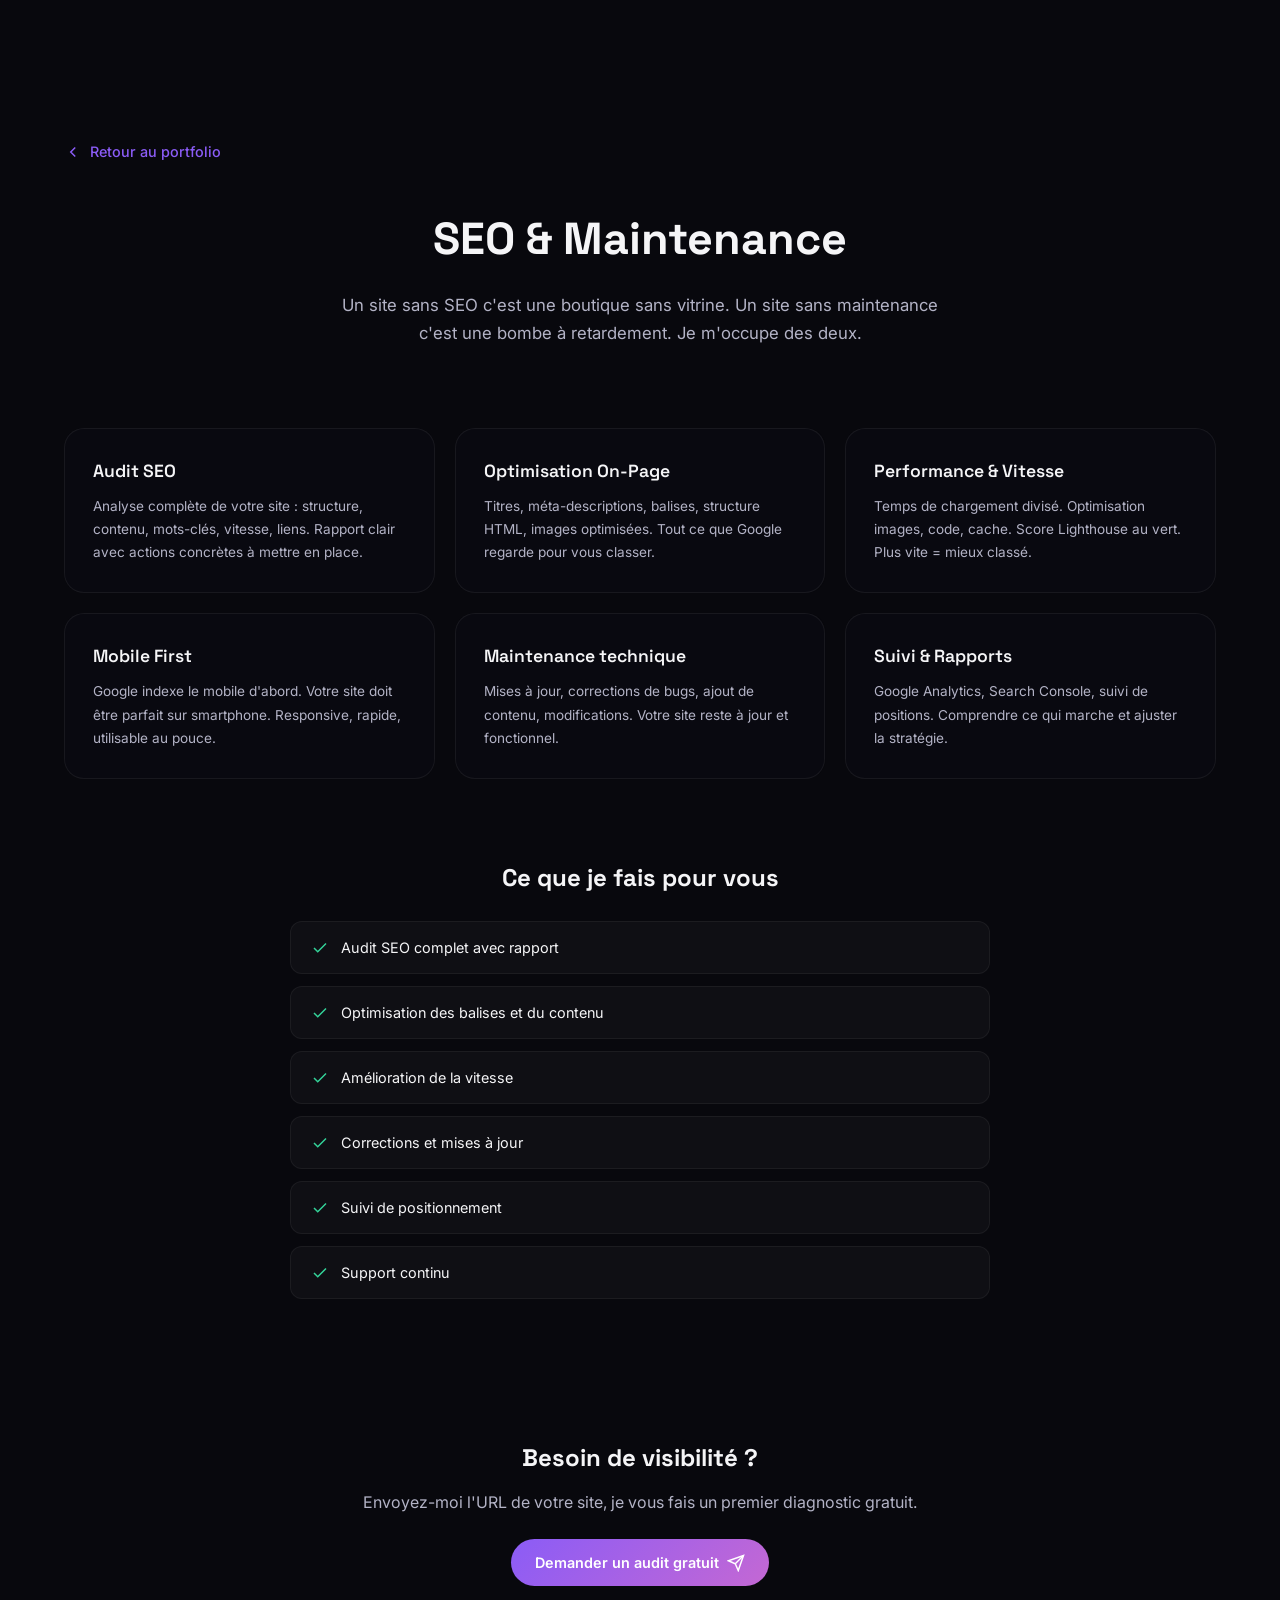
<file: seo-maintenance.html>
<!DOCTYPE html>
<html lang="fr">
<head>
    <meta charset="UTF-8">
    <meta name="viewport" content="width=device-width, initial-scale=1.0">
    <title>SEO & Maintenance — Zokoa, création de sites</title>
    <meta name="description" content="Référencement naturel (SEO) et maintenance de sites web. Optimisation Google, vitesse, sécurité, mises à jour. Développeur freelance.">
    <link rel="icon" type="image/x-icon" href="favicon.ico">
    <link rel="icon" type="image/svg+xml" href="data:image/svg+xml,%3Csvg xmlns='http://www.w3.org/2000/svg' viewBox='0 0 32 32'%3E%3Cdefs%3E%3ClinearGradient id='g' x1='0%25' y1='0%25' x2='100%25' y2='100%25'%3E%3Cstop offset='0%25' stop-color='%23a855f7'/%3E%3Cstop offset='100%25' stop-color='%23f472b6'/%3E%3C/linearGradient%3E%3C/defs%3E%3Ctext x='4' y='26' font-family='Arial' font-weight='bold' font-size='26' fill='url(%23g)'%3ES%3C/text%3E%3Ccircle cx='26' cy='24' r='3' fill='%23fb923c'/%3E%3C/svg%3E">
    <link rel="canonical" href="https://zokoa.fr/seo-maintenance.html">
    <meta property="og:title" content="SEO & Maintenance — Zokoa">
    <meta property="og:description" content="Référencement SEO et maintenance web. Optimisation Google, performance, sécurité.">
    <meta property="og:type" content="website">
    <meta name="theme-color" content="#08080D">
    <link rel="preconnect" href="https://fonts.googleapis.com">
    <link rel="preconnect" href="https://fonts.gstatic.com" crossorigin>
    <link href="https://fonts.googleapis.com/css2?family=Inter:wght@400;500;600;700&family=Space+Grotesk:wght@600;700&display=swap" rel="stylesheet">
    <link rel="stylesheet" href="style.css">
    <style>
        .service-page { padding: 140px 0 80px; }
        .service-hero { text-align: center; margin-bottom: 80px; }
        .service-hero h1 { font-family: var(--font-head); font-size: clamp(2rem, 4vw, 2.8rem); font-weight: 700; margin-bottom: 16px; }
        .service-hero p { color: var(--text2); max-width: 600px; margin: 0 auto; font-size: 1.05rem; line-height: 1.7; }
        .service-back { display: inline-flex; align-items: center; gap: 8px; color: var(--purple); text-decoration: none; font-weight: 500; font-size: .9rem; margin-bottom: 40px; transition: color .2s; }
        .service-back:hover { color: var(--pink); }
        .types-grid { display: grid; grid-template-columns: repeat(auto-fit, minmax(280px, 1fr)); gap: 20px; margin-bottom: 80px; }
        .type-card { padding: 28px; border-radius: var(--radius); background: var(--glass); border: 1px solid var(--border); backdrop-filter: blur(8px); transition: all .3s; }
        .type-card:hover { transform: translateY(-4px); box-shadow: 0 12px 40px rgba(139,92,246,.15); border-color: rgba(255,255,255,.12); }
        .type-card h3 { font-family: var(--font-head); font-size: 1.1rem; font-weight: 600; margin-bottom: 10px; }
        .type-card p { font-size: .85rem; color: var(--text2); line-height: 1.7; }
        .included { max-width: 700px; margin: 0 auto 80px; }
        .included h2 { font-family: var(--font-head); font-size: 1.5rem; font-weight: 700; margin-bottom: 24px; text-align: center; }
        .included-list { list-style: none; display: grid; gap: 12px; }
        .included-list li { display: flex; align-items: center; gap: 12px; padding: 14px 20px; border-radius: var(--radius-sm); background: rgba(255,255,255,.03); border: 1px solid rgba(255,255,255,.05); font-size: .9rem; }
        .included-list li svg { color: var(--green); flex-shrink: 0; }
        .service-cta { text-align: center; padding: 60px 0; }
        .service-cta h2 { font-family: var(--font-head); font-size: 1.5rem; font-weight: 700; margin-bottom: 12px; }
        .service-cta p { color: var(--text2); margin-bottom: 24px; }
    </style>
</head>
<body>
    <div class="noise"></div>
    <section class="service-page">
        <div class="container">
            <a href="index.html" class="service-back">
                <svg width="18" height="18" viewBox="0 0 24 24" fill="none" stroke="currentColor" stroke-width="2"><polyline points="15 18 9 12 15 6"/></svg>
                Retour au portfolio
            </a>

            <div class="service-hero">
                <h1>SEO & Maintenance</h1>
                <p>Un site sans SEO c'est une boutique sans vitrine. Un site sans maintenance c'est une bombe à retardement. Je m'occupe des deux.</p>
            </div>

            <div class="types-grid">
                <div class="type-card">
                    <h3>Audit SEO</h3>
                    <p>Analyse complète de votre site : structure, contenu, mots-clés, vitesse, liens. Rapport clair avec actions concrètes à mettre en place.</p>
                </div>
                <div class="type-card">
                    <h3>Optimisation On-Page</h3>
                    <p>Titres, méta-descriptions, balises, structure HTML, images optimisées. Tout ce que Google regarde pour vous classer.</p>
                </div>
                <div class="type-card">
                    <h3>Performance & Vitesse</h3>
                    <p>Temps de chargement divisé. Optimisation images, code, cache. Score Lighthouse au vert. Plus vite = mieux classé.</p>
                </div>
                <div class="type-card">
                    <h3>Mobile First</h3>
                    <p>Google indexe le mobile d'abord. Votre site doit être parfait sur smartphone. Responsive, rapide, utilisable au pouce.</p>
                </div>
                <div class="type-card">
                    <h3>Maintenance technique</h3>
                    <p>Mises à jour, corrections de bugs, ajout de contenu, modifications. Votre site reste à jour et fonctionnel.</p>
                </div>
                <div class="type-card">
                    <h3>Suivi & Rapports</h3>
                    <p>Google Analytics, Search Console, suivi de positions. Comprendre ce qui marche et ajuster la stratégie.</p>
                </div>
            </div>

            <div class="included">
                <h2>Ce que je fais pour vous</h2>
                <ul class="included-list">
                    <li><svg width="18" height="18" viewBox="0 0 24 24" fill="none" stroke="currentColor" stroke-width="2"><polyline points="20 6 9 17 4 12"/></svg> Audit SEO complet avec rapport</li>
                    <li><svg width="18" height="18" viewBox="0 0 24 24" fill="none" stroke="currentColor" stroke-width="2"><polyline points="20 6 9 17 4 12"/></svg> Optimisation des balises et du contenu</li>
                    <li><svg width="18" height="18" viewBox="0 0 24 24" fill="none" stroke="currentColor" stroke-width="2"><polyline points="20 6 9 17 4 12"/></svg> Amélioration de la vitesse</li>
                    <li><svg width="18" height="18" viewBox="0 0 24 24" fill="none" stroke="currentColor" stroke-width="2"><polyline points="20 6 9 17 4 12"/></svg> Corrections et mises à jour</li>
                    <li><svg width="18" height="18" viewBox="0 0 24 24" fill="none" stroke="currentColor" stroke-width="2"><polyline points="20 6 9 17 4 12"/></svg> Suivi de positionnement</li>
                    <li><svg width="18" height="18" viewBox="0 0 24 24" fill="none" stroke="currentColor" stroke-width="2"><polyline points="20 6 9 17 4 12"/></svg> Support continu</li>
                </ul>
            </div>

            <div class="service-cta">
                <h2>Besoin de visibilité ?</h2>
                <p>Envoyez-moi l'URL de votre site, je vous fais un premier diagnostic gratuit.</p>
                <a href="index.html#contact" class="btn btn-primary">Demander un audit gratuit <svg width="18" height="18" viewBox="0 0 24 24" fill="none" stroke="currentColor" stroke-width="2"><line x1="22" y1="2" x2="11" y2="13"/><polygon points="22 2 15 22 11 13 2 9 22 2"/></svg></a>
            </div>
        </div>
    </section>

    <script src="script.js"></script>
</body>
</html>
</file>
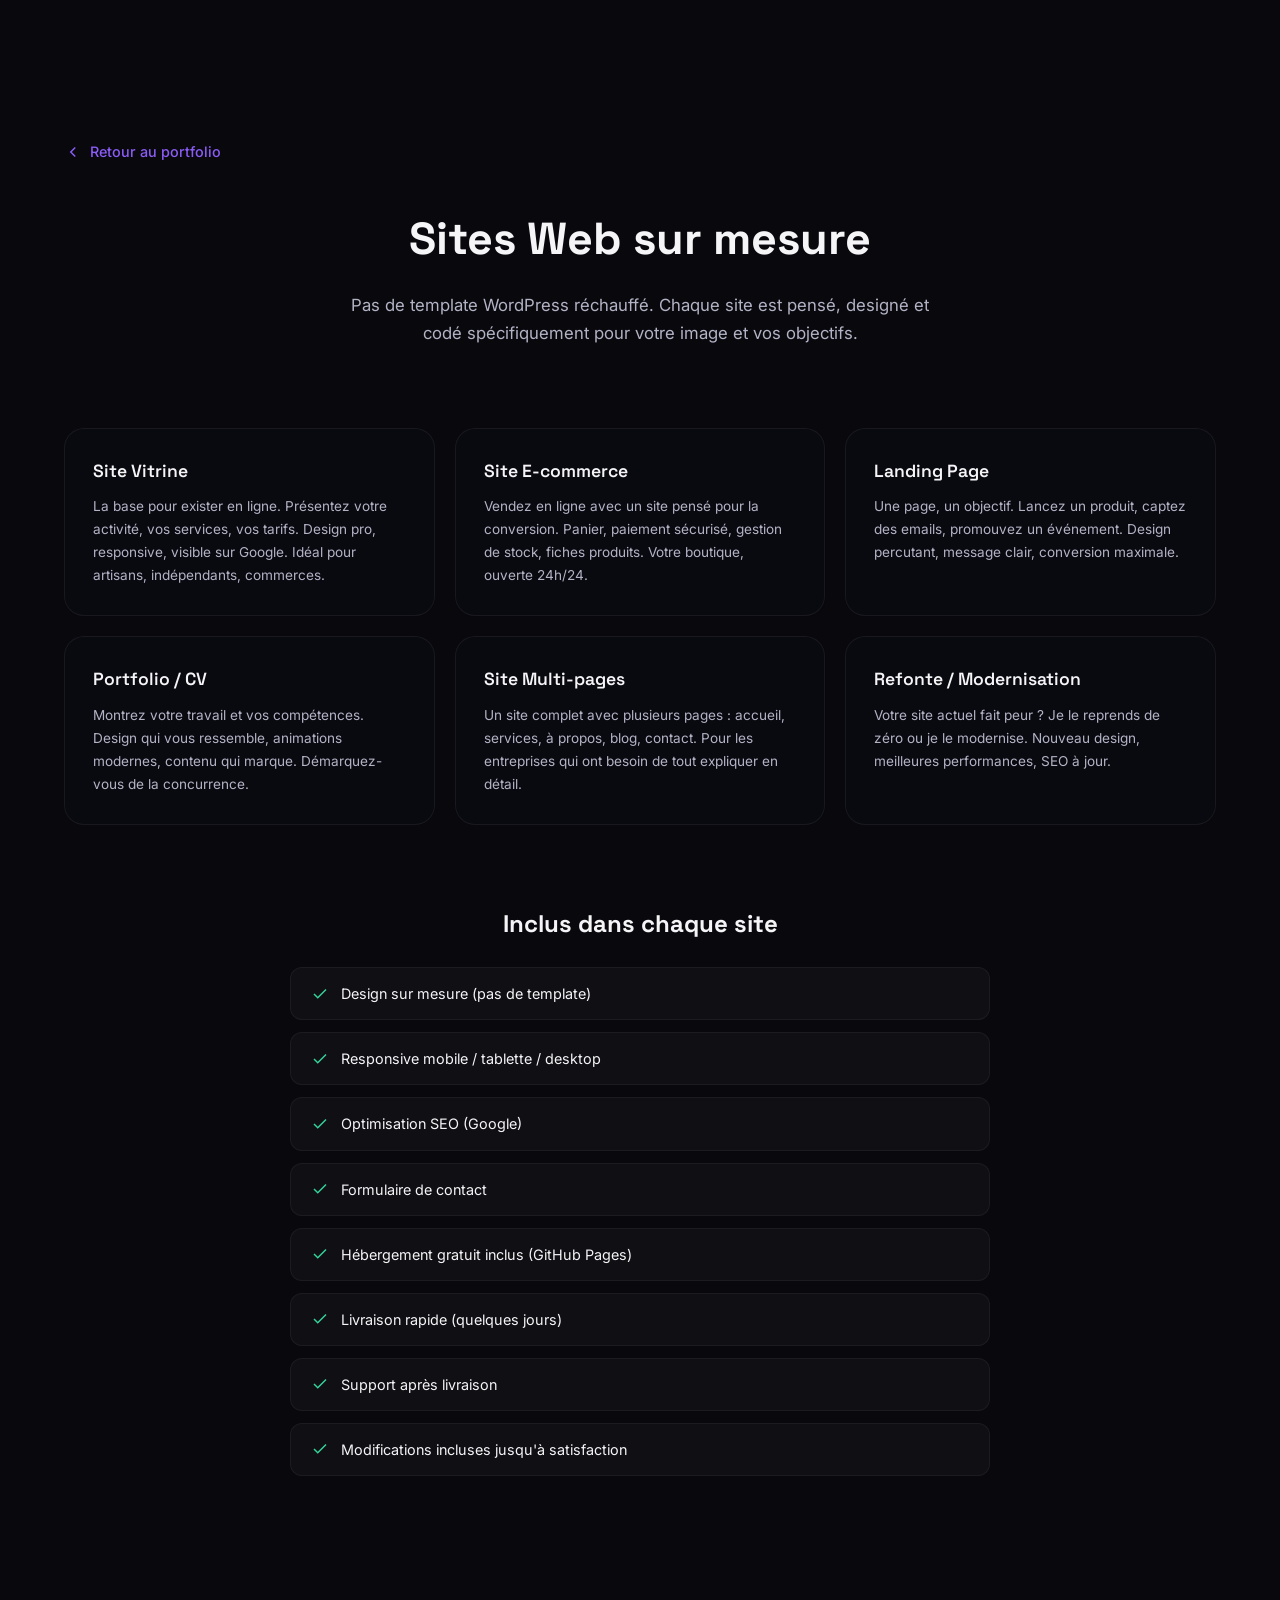
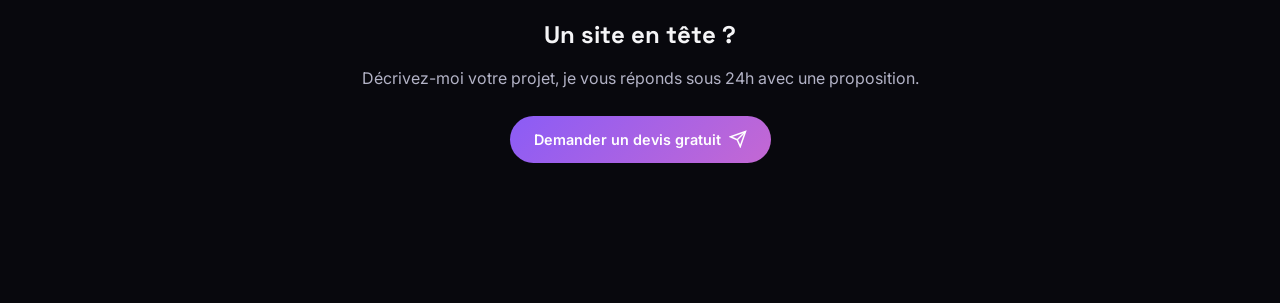
<file: sites-web.html>
<!DOCTYPE html>
<html lang="fr">
<head>
    <meta charset="UTF-8">
    <meta name="viewport" content="width=device-width, initial-scale=1.0">
    <title>Sites Web sur mesure — Zokoa, création de sites</title>
    <meta name="description" content="Création de sites web sur mesure : vitrine, e-commerce, landing page, portfolio. Design moderne, responsive, optimisé SEO. Développeur freelance.">
    <link rel="icon" type="image/x-icon" href="favicon.ico">
    <link rel="icon" type="image/svg+xml" href="data:image/svg+xml,%3Csvg xmlns='http://www.w3.org/2000/svg' viewBox='0 0 32 32'%3E%3Cdefs%3E%3ClinearGradient id='g' x1='0%25' y1='0%25' x2='100%25' y2='100%25'%3E%3Cstop offset='0%25' stop-color='%23a855f7'/%3E%3Cstop offset='100%25' stop-color='%23f472b6'/%3E%3C/linearGradient%3E%3C/defs%3E%3Ctext x='4' y='26' font-family='Arial' font-weight='bold' font-size='26' fill='url(%23g)'%3ES%3C/text%3E%3Ccircle cx='26' cy='24' r='3' fill='%23fb923c'/%3E%3C/svg%3E">
    <link rel="canonical" href="https://zokoa.fr/sites-web.html">
    <meta property="og:title" content="Sites Web sur mesure — Zokoa">
    <meta property="og:description" content="Sites vitrines, e-commerce, landing pages. Design moderne, responsive, SEO. Développeur freelance.">
    <meta property="og:type" content="website">
    <meta name="theme-color" content="#08080D">
    <link rel="preconnect" href="https://fonts.googleapis.com">
    <link rel="preconnect" href="https://fonts.gstatic.com" crossorigin>
    <link href="https://fonts.googleapis.com/css2?family=Inter:wght@400;500;600;700&family=Space+Grotesk:wght@600;700&display=swap" rel="stylesheet">
    <link rel="stylesheet" href="style.css">
    <style>
        .service-page { padding: 140px 0 80px; }
        .service-hero { text-align: center; margin-bottom: 80px; }
        .service-hero h1 { font-family: var(--font-head); font-size: clamp(2rem, 4vw, 2.8rem); font-weight: 700; margin-bottom: 16px; }
        .service-hero p { color: var(--text2); max-width: 600px; margin: 0 auto; font-size: 1.05rem; line-height: 1.7; }
        .service-back { display: inline-flex; align-items: center; gap: 8px; color: var(--purple); text-decoration: none; font-weight: 500; font-size: .9rem; margin-bottom: 40px; transition: color .2s; }
        .service-back:hover { color: var(--pink); }
        .types-grid { display: grid; grid-template-columns: repeat(auto-fit, minmax(280px, 1fr)); gap: 20px; margin-bottom: 80px; }
        .type-card { padding: 28px; border-radius: var(--radius); background: var(--glass); border: 1px solid var(--border); backdrop-filter: blur(8px); transition: all .3s; }
        .type-card:hover { transform: translateY(-4px); box-shadow: 0 12px 40px rgba(139,92,246,.15); border-color: rgba(255,255,255,.12); }
        .type-card h3 { font-family: var(--font-head); font-size: 1.1rem; font-weight: 600; margin-bottom: 10px; }
        .type-card p { font-size: .85rem; color: var(--text2); line-height: 1.7; }
        .included { max-width: 700px; margin: 0 auto 80px; }
        .included h2 { font-family: var(--font-head); font-size: 1.5rem; font-weight: 700; margin-bottom: 24px; text-align: center; }
        .included-list { list-style: none; display: grid; gap: 12px; }
        .included-list li { display: flex; align-items: center; gap: 12px; padding: 14px 20px; border-radius: var(--radius-sm); background: rgba(255,255,255,.03); border: 1px solid rgba(255,255,255,.05); font-size: .9rem; }
        .included-list li svg { color: var(--green); flex-shrink: 0; }
        .service-cta { text-align: center; padding: 60px 0; }
        .service-cta h2 { font-family: var(--font-head); font-size: 1.5rem; font-weight: 700; margin-bottom: 12px; }
        .service-cta p { color: var(--text2); margin-bottom: 24px; }
    </style>
</head>
<body>
    <div class="noise"></div>
    <section class="service-page">
        <div class="container">
            <a href="index.html" class="service-back">
                <svg width="18" height="18" viewBox="0 0 24 24" fill="none" stroke="currentColor" stroke-width="2"><polyline points="15 18 9 12 15 6"/></svg>
                Retour au portfolio
            </a>

            <div class="service-hero">
                <h1>Sites Web sur mesure</h1>
                <p>Pas de template WordPress réchauffé. Chaque site est pensé, designé et codé spécifiquement pour votre image et vos objectifs.</p>
            </div>

            <div class="types-grid">
                <div class="type-card">
                    <h3>Site Vitrine</h3>
                    <p>La base pour exister en ligne. Présentez votre activité, vos services, vos tarifs. Design pro, responsive, visible sur Google. Idéal pour artisans, indépendants, commerces.</p>
                </div>
                <div class="type-card">
                    <h3>Site E-commerce</h3>
                    <p>Vendez en ligne avec un site pensé pour la conversion. Panier, paiement sécurisé, gestion de stock, fiches produits. Votre boutique, ouverte 24h/24.</p>
                </div>
                <div class="type-card">
                    <h3>Landing Page</h3>
                    <p>Une page, un objectif. Lancez un produit, captez des emails, promouvez un événement. Design percutant, message clair, conversion maximale.</p>
                </div>
                <div class="type-card">
                    <h3>Portfolio / CV</h3>
                    <p>Montrez votre travail et vos compétences. Design qui vous ressemble, animations modernes, contenu qui marque. Démarquez-vous de la concurrence.</p>
                </div>
                <div class="type-card">
                    <h3>Site Multi-pages</h3>
                    <p>Un site complet avec plusieurs pages : accueil, services, à propos, blog, contact. Pour les entreprises qui ont besoin de tout expliquer en détail.</p>
                </div>
                <div class="type-card">
                    <h3>Refonte / Modernisation</h3>
                    <p>Votre site actuel fait peur ? Je le reprends de zéro ou je le modernise. Nouveau design, meilleures performances, SEO à jour.</p>
                </div>
            </div>

            <div class="included">
                <h2>Inclus dans chaque site</h2>
                <ul class="included-list">
                    <li><svg width="18" height="18" viewBox="0 0 24 24" fill="none" stroke="currentColor" stroke-width="2"><polyline points="20 6 9 17 4 12"/></svg> Design sur mesure (pas de template)</li>
                    <li><svg width="18" height="18" viewBox="0 0 24 24" fill="none" stroke="currentColor" stroke-width="2"><polyline points="20 6 9 17 4 12"/></svg> Responsive mobile / tablette / desktop</li>
                    <li><svg width="18" height="18" viewBox="0 0 24 24" fill="none" stroke="currentColor" stroke-width="2"><polyline points="20 6 9 17 4 12"/></svg> Optimisation SEO (Google)</li>
                    <li><svg width="18" height="18" viewBox="0 0 24 24" fill="none" stroke="currentColor" stroke-width="2"><polyline points="20 6 9 17 4 12"/></svg> Formulaire de contact</li>
                    <li><svg width="18" height="18" viewBox="0 0 24 24" fill="none" stroke="currentColor" stroke-width="2"><polyline points="20 6 9 17 4 12"/></svg> Hébergement gratuit inclus (GitHub Pages)</li>
                    <li><svg width="18" height="18" viewBox="0 0 24 24" fill="none" stroke="currentColor" stroke-width="2"><polyline points="20 6 9 17 4 12"/></svg> Livraison rapide (quelques jours)</li>
                    <li><svg width="18" height="18" viewBox="0 0 24 24" fill="none" stroke="currentColor" stroke-width="2"><polyline points="20 6 9 17 4 12"/></svg> Support après livraison</li>
                    <li><svg width="18" height="18" viewBox="0 0 24 24" fill="none" stroke="currentColor" stroke-width="2"><polyline points="20 6 9 17 4 12"/></svg> Modifications incluses jusqu'à satisfaction</li>
                </ul>
            </div>

            <div class="service-cta">
                <h2>Un site en tête ?</h2>
                <p>Décrivez-moi votre projet, je vous réponds sous 24h avec une proposition.</p>
                <a href="index.html#contact" class="btn btn-primary">Demander un devis gratuit <svg width="18" height="18" viewBox="0 0 24 24" fill="none" stroke="currentColor" stroke-width="2"><line x1="22" y1="2" x2="11" y2="13"/><polygon points="22 2 15 22 11 13 2 9 22 2"/></svg></a>
            </div>
        </div>
    </section>

    <script src="script.js"></script>
</body>
</html>
</file>
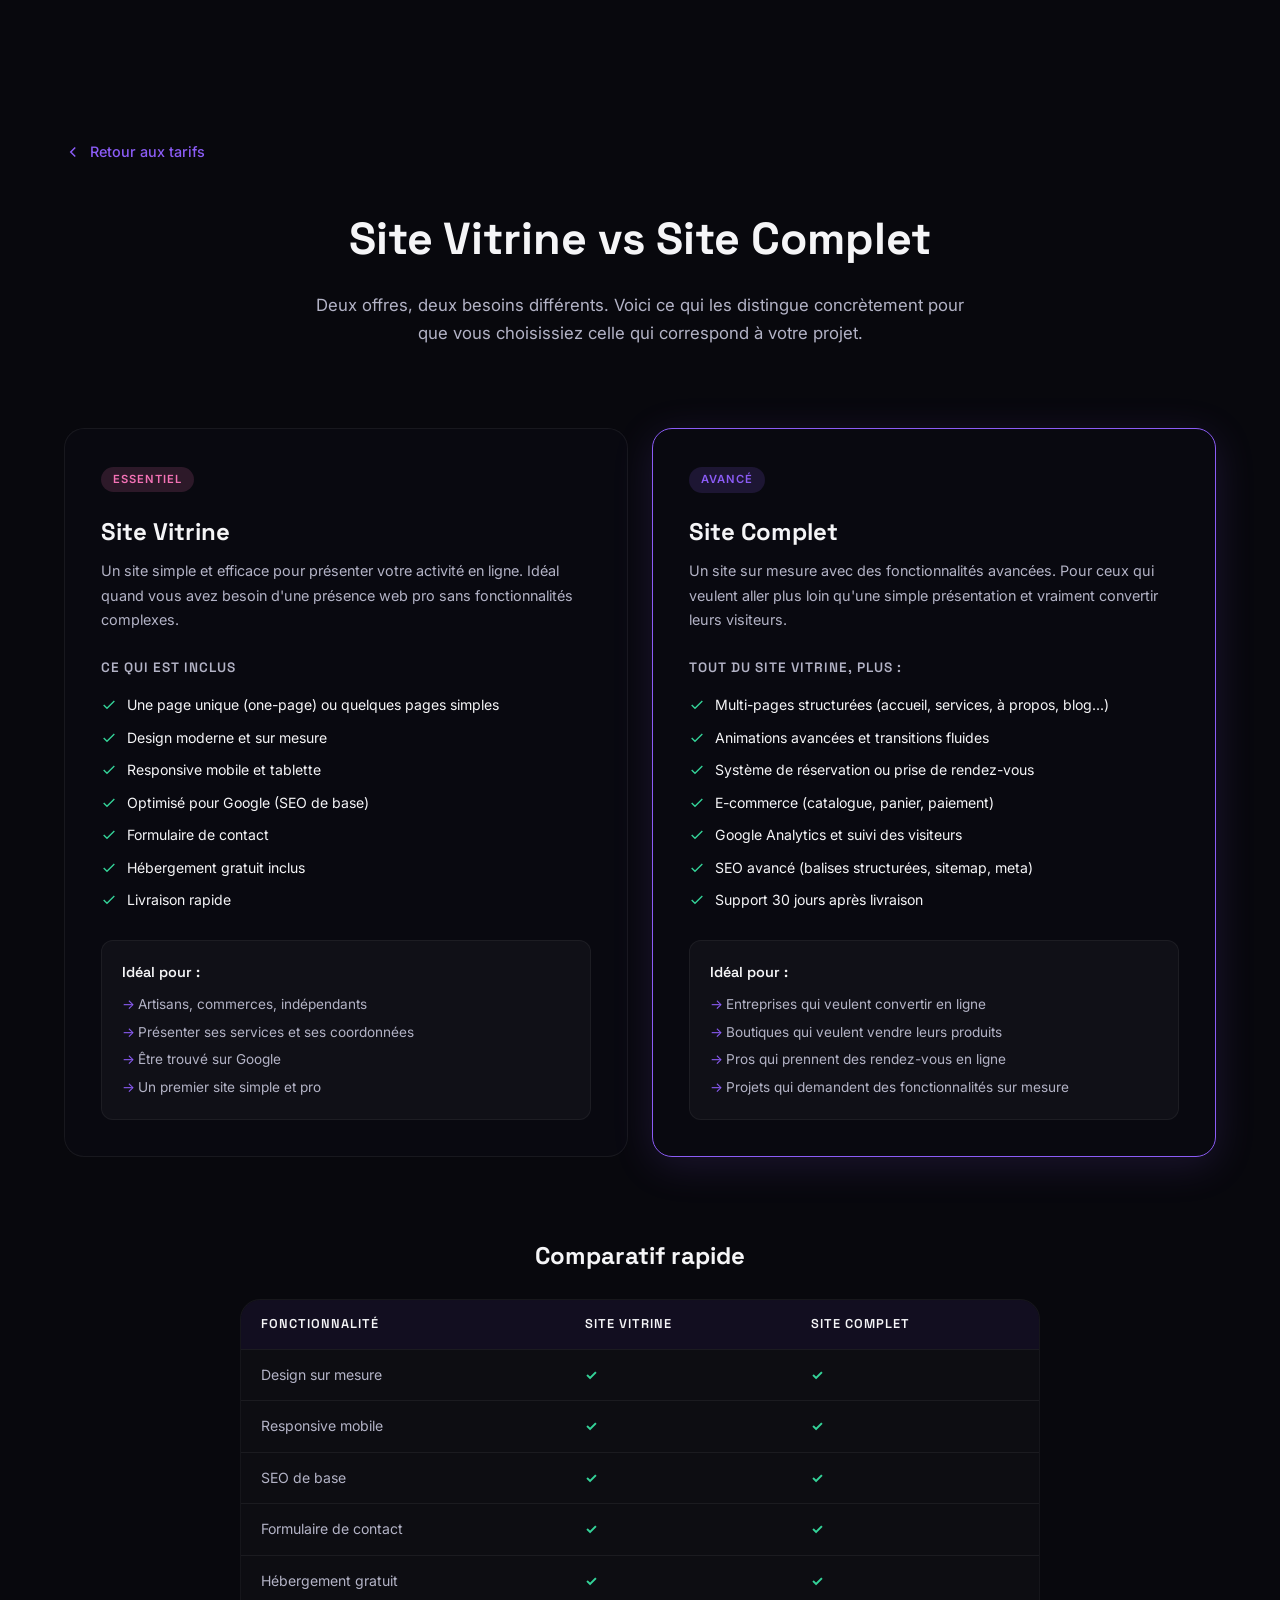
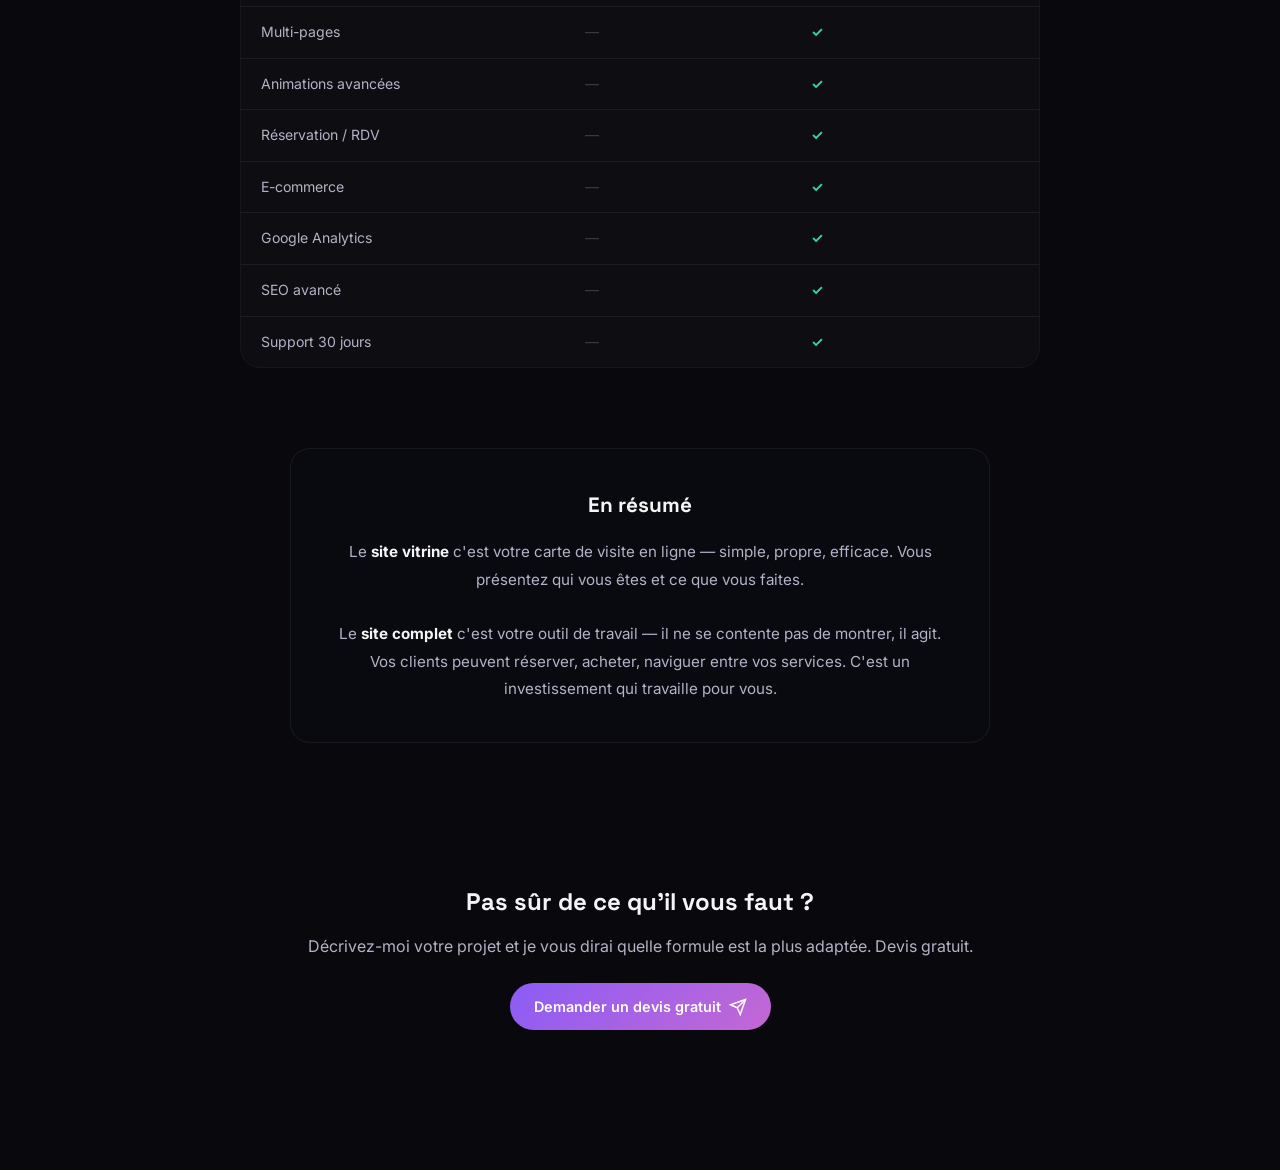
<file: vitrine-vs-complet.html>
<!DOCTYPE html>
<html lang="fr">
<head>
    <meta charset="UTF-8">
    <meta name="viewport" content="width=device-width, initial-scale=1.0">
    <title>Site Vitrine vs Site Complet — Zokoa, création de sites</title>
    <meta name="description" content="Quelle différence entre un site vitrine et un site complet ? Comparatif détaillé, fonctionnalités, et pour qui chaque option est faite.">
    <link rel="icon" type="image/x-icon" href="favicon.ico">
    <link rel="icon" type="image/svg+xml" href="data:image/svg+xml,%3Csvg xmlns='http://www.w3.org/2000/svg' viewBox='0 0 32 32'%3E%3Cdefs%3E%3ClinearGradient id='g' x1='0%25' y1='0%25' x2='100%25' y2='100%25'%3E%3Cstop offset='0%25' stop-color='%23a855f7'/%3E%3Cstop offset='100%25' stop-color='%23f472b6'/%3E%3C/linearGradient%3E%3C/defs%3E%3Ctext x='4' y='26' font-family='Arial' font-weight='bold' font-size='26' fill='url(%23g)'%3ES%3C/text%3E%3Ccircle cx='26' cy='24' r='3' fill='%23fb923c'/%3E%3C/svg%3E">
    <link rel="canonical" href="https://zokoa.fr/vitrine-vs-complet.html">
    <meta property="og:title" content="Site Vitrine vs Site Complet — Zokoa">
    <meta property="og:description" content="Comparatif site vitrine et site complet. Lequel choisir pour votre projet ?">
    <meta property="og:type" content="website">
    <meta name="theme-color" content="#08080D">
    <link rel="preconnect" href="https://fonts.googleapis.com">
    <link rel="preconnect" href="https://fonts.gstatic.com" crossorigin>
    <link href="https://fonts.googleapis.com/css2?family=Inter:wght@400;500;600;700&family=Space+Grotesk:wght@600;700&display=swap" rel="stylesheet">
    <link rel="stylesheet" href="style.css">
    <style>
        .service-page { padding: 140px 0 80px; }
        .service-hero { text-align: center; margin-bottom: 80px; }
        .service-hero h1 { font-family: var(--font-head); font-size: clamp(2rem, 4vw, 2.8rem); font-weight: 700; margin-bottom: 16px; }
        .service-hero p { color: var(--text2); max-width: 650px; margin: 0 auto; font-size: 1.05rem; line-height: 1.7; }
        .service-back { display: inline-flex; align-items: center; gap: 8px; color: var(--purple); text-decoration: none; font-weight: 500; font-size: .9rem; margin-bottom: 40px; transition: color .2s; }
        .service-back:hover { color: var(--pink); }
        .compare-grid { display: grid; grid-template-columns: 1fr 1fr; gap: 24px; margin-bottom: 80px; }
        .compare-card { padding: 36px; border-radius: var(--radius); background: var(--glass); border: 1px solid var(--border); backdrop-filter: blur(8px); }
        .compare-card.highlight { border-color: var(--purple); box-shadow: 0 8px 40px rgba(139,92,246,.15); }
        .compare-card .card-badge { display: inline-block; font-size: .7rem; font-weight: 600; letter-spacing: 1px; text-transform: uppercase; padding: 4px 12px; border-radius: 99px; margin-bottom: 20px; }
        .compare-card:first-child .card-badge { background: rgba(244,114,182,.15); color: var(--pink); }
        .compare-card.highlight .card-badge { background: rgba(139,92,246,.15); color: var(--purple); }
        .compare-card h2 { font-family: var(--font-head); font-size: 1.5rem; font-weight: 700; margin-bottom: 8px; }
        .compare-card .card-desc { color: var(--text2); font-size: .9rem; line-height: 1.7; margin-bottom: 24px; }
        .compare-card h3 { font-family: var(--font-head); font-size: .85rem; font-weight: 600; letter-spacing: 1px; text-transform: uppercase; color: var(--text2); margin-bottom: 16px; }
        .feature-list { list-style: none; display: grid; gap: 10px; margin-bottom: 28px; }
        .feature-list li { display: flex; align-items: flex-start; gap: 10px; font-size: .88rem; line-height: 1.6; }
        .feature-list li svg { color: var(--green); flex-shrink: 0; margin-top: 3px; }
        .ideal-for { padding: 20px; border-radius: var(--radius-sm); background: rgba(255,255,255,.03); border: 1px solid rgba(255,255,255,.05); }
        .ideal-for h4 { font-family: var(--font-head); font-size: .9rem; font-weight: 600; margin-bottom: 10px; }
        .ideal-for ul { list-style: none; display: grid; gap: 6px; }
        .ideal-for ul li { font-size: .85rem; color: var(--text2); padding-left: 16px; position: relative; }
        .ideal-for ul li::before { content: '→'; position: absolute; left: 0; color: var(--purple); }
        .compare-table { max-width: 800px; margin: 0 auto 80px; }
        .compare-table h2 { font-family: var(--font-head); font-size: 1.5rem; font-weight: 700; margin-bottom: 24px; text-align: center; }
        .table-wrap { border-radius: var(--radius); overflow: hidden; border: 1px solid var(--border); }
        .table-wrap table { width: 100%; border-collapse: collapse; }
        .table-wrap th, .table-wrap td { padding: 14px 20px; text-align: left; font-size: .88rem; border-bottom: 1px solid var(--border); }
        .table-wrap th { background: rgba(139,92,246,.08); font-family: var(--font-head); font-weight: 600; font-size: .8rem; letter-spacing: 1px; text-transform: uppercase; }
        .table-wrap td { background: rgba(255,255,255,.02); }
        .table-wrap tr:last-child td { border-bottom: none; }
        .table-wrap td:first-child { color: var(--text2); }
        .check { color: var(--green); font-weight: 700; }
        .cross { color: rgba(255,255,255,.2); }
        .tldr { max-width: 700px; margin: 0 auto 80px; text-align: center; padding: 40px; border-radius: var(--radius); background: var(--glass); border: 1px solid var(--border); }
        .tldr h2 { font-family: var(--font-head); font-size: 1.3rem; font-weight: 700; margin-bottom: 16px; }
        .tldr p { color: var(--text2); font-size: .95rem; line-height: 1.8; }
        .tldr strong { color: var(--text); }
        .service-cta { text-align: center; padding: 60px 0; }
        .service-cta h2 { font-family: var(--font-head); font-size: 1.5rem; font-weight: 700; margin-bottom: 12px; }
        .service-cta p { color: var(--text2); margin-bottom: 24px; }
        @media (max-width: 768px) {
            .compare-grid { grid-template-columns: 1fr; }
        }
    </style>
</head>
<body>
    <div class="noise"></div>
    <section class="service-page">
        <div class="container">
            <a href="index.html#tarifs" class="service-back">
                <svg width="18" height="18" viewBox="0 0 24 24" fill="none" stroke="currentColor" stroke-width="2"><polyline points="15 18 9 12 15 6"/></svg>
                Retour aux tarifs
            </a>

            <div class="service-hero">
                <h1>Site Vitrine vs Site Complet</h1>
                <p>Deux offres, deux besoins différents. Voici ce qui les distingue concrètement pour que vous choisissiez celle qui correspond à votre projet.</p>
            </div>

            <div class="compare-grid">
                <div class="compare-card">
                    <span class="card-badge">Essentiel</span>
                    <h2>Site Vitrine</h2>
                    <p class="card-desc">Un site simple et efficace pour présenter votre activité en ligne. Idéal quand vous avez besoin d'une présence web pro sans fonctionnalités complexes.</p>

                    <h3>Ce qui est inclus</h3>
                    <ul class="feature-list">
                        <li><svg width="16" height="16" viewBox="0 0 24 24" fill="none" stroke="currentColor" stroke-width="2"><polyline points="20 6 9 17 4 12"/></svg> Une page unique (one-page) ou quelques pages simples</li>
                        <li><svg width="16" height="16" viewBox="0 0 24 24" fill="none" stroke="currentColor" stroke-width="2"><polyline points="20 6 9 17 4 12"/></svg> Design moderne et sur mesure</li>
                        <li><svg width="16" height="16" viewBox="0 0 24 24" fill="none" stroke="currentColor" stroke-width="2"><polyline points="20 6 9 17 4 12"/></svg> Responsive mobile et tablette</li>
                        <li><svg width="16" height="16" viewBox="0 0 24 24" fill="none" stroke="currentColor" stroke-width="2"><polyline points="20 6 9 17 4 12"/></svg> Optimisé pour Google (SEO de base)</li>
                        <li><svg width="16" height="16" viewBox="0 0 24 24" fill="none" stroke="currentColor" stroke-width="2"><polyline points="20 6 9 17 4 12"/></svg> Formulaire de contact</li>
                        <li><svg width="16" height="16" viewBox="0 0 24 24" fill="none" stroke="currentColor" stroke-width="2"><polyline points="20 6 9 17 4 12"/></svg> Hébergement gratuit inclus</li>
                        <li><svg width="16" height="16" viewBox="0 0 24 24" fill="none" stroke="currentColor" stroke-width="2"><polyline points="20 6 9 17 4 12"/></svg> Livraison rapide</li>
                    </ul>

                    <div class="ideal-for">
                        <h4>Idéal pour :</h4>
                        <ul>
                            <li>Artisans, commerces, indépendants</li>
                            <li>Présenter ses services et ses coordonnées</li>
                            <li>Être trouvé sur Google</li>
                            <li>Un premier site simple et pro</li>
                        </ul>
                    </div>
                </div>

                <div class="compare-card highlight">
                    <span class="card-badge">Avancé</span>
                    <h2>Site Complet</h2>
                    <p class="card-desc">Un site sur mesure avec des fonctionnalités avancées. Pour ceux qui veulent aller plus loin qu'une simple présentation et vraiment convertir leurs visiteurs.</p>

                    <h3>Tout du site vitrine, plus :</h3>
                    <ul class="feature-list">
                        <li><svg width="16" height="16" viewBox="0 0 24 24" fill="none" stroke="currentColor" stroke-width="2"><polyline points="20 6 9 17 4 12"/></svg> Multi-pages structurées (accueil, services, à propos, blog...)</li>
                        <li><svg width="16" height="16" viewBox="0 0 24 24" fill="none" stroke="currentColor" stroke-width="2"><polyline points="20 6 9 17 4 12"/></svg> Animations avancées et transitions fluides</li>
                        <li><svg width="16" height="16" viewBox="0 0 24 24" fill="none" stroke="currentColor" stroke-width="2"><polyline points="20 6 9 17 4 12"/></svg> Système de réservation ou prise de rendez-vous</li>
                        <li><svg width="16" height="16" viewBox="0 0 24 24" fill="none" stroke="currentColor" stroke-width="2"><polyline points="20 6 9 17 4 12"/></svg> E-commerce (catalogue, panier, paiement)</li>
                        <li><svg width="16" height="16" viewBox="0 0 24 24" fill="none" stroke="currentColor" stroke-width="2"><polyline points="20 6 9 17 4 12"/></svg> Google Analytics et suivi des visiteurs</li>
                        <li><svg width="16" height="16" viewBox="0 0 24 24" fill="none" stroke="currentColor" stroke-width="2"><polyline points="20 6 9 17 4 12"/></svg> SEO avancé (balises structurées, sitemap, meta)</li>
                        <li><svg width="16" height="16" viewBox="0 0 24 24" fill="none" stroke="currentColor" stroke-width="2"><polyline points="20 6 9 17 4 12"/></svg> Support 30 jours après livraison</li>
                    </ul>

                    <div class="ideal-for">
                        <h4>Idéal pour :</h4>
                        <ul>
                            <li>Entreprises qui veulent convertir en ligne</li>
                            <li>Boutiques qui veulent vendre leurs produits</li>
                            <li>Pros qui prennent des rendez-vous en ligne</li>
                            <li>Projets qui demandent des fonctionnalités sur mesure</li>
                        </ul>
                    </div>
                </div>
            </div>

            <div class="compare-table">
                <h2>Comparatif rapide</h2>
                <div class="table-wrap">
                    <table>
                        <thead>
                            <tr>
                                <th>Fonctionnalité</th>
                                <th>Site Vitrine</th>
                                <th>Site Complet</th>
                            </tr>
                        </thead>
                        <tbody>
                            <tr>
                                <td>Design sur mesure</td>
                                <td><span class="check">✓</span></td>
                                <td><span class="check">✓</span></td>
                            </tr>
                            <tr>
                                <td>Responsive mobile</td>
                                <td><span class="check">✓</span></td>
                                <td><span class="check">✓</span></td>
                            </tr>
                            <tr>
                                <td>SEO de base</td>
                                <td><span class="check">✓</span></td>
                                <td><span class="check">✓</span></td>
                            </tr>
                            <tr>
                                <td>Formulaire de contact</td>
                                <td><span class="check">✓</span></td>
                                <td><span class="check">✓</span></td>
                            </tr>
                            <tr>
                                <td>Hébergement gratuit</td>
                                <td><span class="check">✓</span></td>
                                <td><span class="check">✓</span></td>
                            </tr>
                            <tr>
                                <td>Multi-pages</td>
                                <td><span class="cross">—</span></td>
                                <td><span class="check">✓</span></td>
                            </tr>
                            <tr>
                                <td>Animations avancées</td>
                                <td><span class="cross">—</span></td>
                                <td><span class="check">✓</span></td>
                            </tr>
                            <tr>
                                <td>Réservation / RDV</td>
                                <td><span class="cross">—</span></td>
                                <td><span class="check">✓</span></td>
                            </tr>
                            <tr>
                                <td>E-commerce</td>
                                <td><span class="cross">—</span></td>
                                <td><span class="check">✓</span></td>
                            </tr>
                            <tr>
                                <td>Google Analytics</td>
                                <td><span class="cross">—</span></td>
                                <td><span class="check">✓</span></td>
                            </tr>
                            <tr>
                                <td>SEO avancé</td>
                                <td><span class="cross">—</span></td>
                                <td><span class="check">✓</span></td>
                            </tr>
                            <tr>
                                <td>Support 30 jours</td>
                                <td><span class="cross">—</span></td>
                                <td><span class="check">✓</span></td>
                            </tr>
                        </tbody>
                    </table>
                </div>
            </div>

            <div class="tldr">
                <h2>En résumé</h2>
                <p>Le <strong>site vitrine</strong> c'est votre carte de visite en ligne — simple, propre, efficace. Vous présentez qui vous êtes et ce que vous faites.<br><br>Le <strong>site complet</strong> c'est votre outil de travail — il ne se contente pas de montrer, il agit. Vos clients peuvent réserver, acheter, naviguer entre vos services. C'est un investissement qui travaille pour vous.</p>
            </div>

            <div class="service-cta">
                <h2>Pas sûr de ce qu'il vous faut ?</h2>
                <p>Décrivez-moi votre projet et je vous dirai quelle formule est la plus adaptée. Devis gratuit.</p>
                <a href="index.html#contact" class="btn btn-primary">Demander un devis gratuit <svg width="18" height="18" viewBox="0 0 24 24" fill="none" stroke="currentColor" stroke-width="2"><line x1="22" y1="2" x2="11" y2="13"/><polygon points="22 2 15 22 11 13 2 9 22 2"/></svg></a>
            </div>
        </div>
    </section>

    <script src="script.js"></script>
</body>
</html>
</file>
<file: style.css>
*, *::before, *::after { margin: 0; padding: 0; box-sizing: border-box; }

:root {
    --bg: #08080D;
    --bg2: #11111A;
    --bg3: #1a1a28;
    --text: #F5F5F7;
    --text2: #b3b3c6;
    --purple: #8B5CF6;
    --purple-light: #A78BFA;
    --cyan: #38bdf8;
    --green: #34d399;
    --orange: #fb923c;
    --pink: #f472b6;
    --magenta: #e040a0;
    --glass: rgba(11, 11, 18, 0.8);
    --border: rgba(255, 255, 255, 0.06);
    --shadow: 0 4px 24px rgba(0,0,0,.5);
    --radius: 20px;
    --radius-sm: 12px;
    --font: 'Inter', sans-serif;
    --font-head: 'Space Grotesk', sans-serif;
}

html { scroll-behavior: smooth; }
body {
    font-family: var(--font);
    background: var(--bg);
    color: var(--text);
    line-height: 1.6;
    overflow-x: hidden;
    -webkit-font-smoothing: antialiased;
    min-height: 100vh;
}
.container { max-width: 1200px; margin: 0 auto; padding: 0 24px; }
img { max-width: 100%; display: block; }

.wave-divider {
    position: relative;
    height: 60px;
    overflow: hidden;
    margin: -1px 0;
    background: transparent;
}
.wave-divider svg {
    position: absolute;
    bottom: 0;
    width: 100%;
    height: 100%;
}
.wave-divider path {
    filter: drop-shadow(0 -8px 16px rgba(0,0,0,.6)) drop-shadow(0 -2px 4px rgba(0,0,0,.3));
}

.services,
.process,
.pricing,
.contact { position: relative; }

.services { background: #0d0d15; }
.projects { background: #0f0f18; }
.process { background: #0d0d15; }
.pricing { background: #0b0b13; }
.faq-section { background: #0d0d15; }
.contact { background: #08080D; }
.footer { background: #050509; }

.scroll-progress {
    position: fixed;
    top: 0;
    left: 0;
    height: 3px;
    width: 0%;
    background: linear-gradient(90deg, var(--purple), var(--pink), var(--orange));
    z-index: 10001;
    transition: width .1s linear;
    border-radius: 0 2px 2px 0;
    box-shadow: 0 0 8px rgba(244,114,182,.5);
}

.noise {
    display: none;
}

.loader {
    position: fixed;
    inset: 0;
    z-index: 10000;
    background: #050509;
    display: flex;
    align-items: center;
    justify-content: center;
    transition: opacity .4s, visibility .4s;
}
.loader.hidden { opacity: 0; visibility: hidden; pointer-events: none; }
.loader.glitch-out {
    animation: loaderGlitch .5s forwards;
}
@keyframes loaderGlitch {
    0% { opacity: 1; transform: none; }
    20% { opacity: 1; transform: translateX(-5px) skewX(-2deg); }
    40% { opacity: 1; transform: translateX(5px) skewX(2deg); }
    60% { opacity: .7; transform: translateX(-3px) skewX(-1deg); clip-path: inset(20% 0 30% 0); }
    80% { opacity: .3; transform: translateX(2px); clip-path: inset(50% 0 10% 0); }
    100% { opacity: 0; visibility: hidden; pointer-events: none; }
}

.loader-terminal {
    width: 500px;
    max-width: 90vw;
    background: #11111A;
    border: 1px solid rgba(255,255,255,.08);
    border-radius: 12px;
    overflow: hidden;
    box-shadow: 0 20px 80px rgba(0,0,0,.6), 0 0 40px rgba(139,92,246,.05);
}
.terminal-header {
    display: flex;
    align-items: center;
    gap: 8px;
    padding: 12px 16px;
    background: #0a0a12;
    border-bottom: 1px solid rgba(255,255,255,.05);
}
.terminal-dot { width: 10px; height: 10px; border-radius: 50%; }
.terminal-dot.red { background: #ef4444; }
.terminal-dot.yellow { background: #eab308; }
.terminal-dot.green { background: #22c55e; }
.terminal-title {
    margin-left: 12px;
    font-family: 'JetBrains Mono', 'Fira Code', monospace;
    font-size: .72rem;
    color: #6c7086;
}
.terminal-body {
    padding: 20px;
    font-family: 'JetBrains Mono', 'Fira Code', monospace;
    font-size: .8rem;
    line-height: 2;
    min-height: 200px;
}
.terminal-line {
    opacity: 0;
    transform: translateY(4px);
    animation: termLine .3s forwards;
    animation-delay: calc(var(--i) * .15s + .1s);
    color: var(--text2);
}
@keyframes termLine { to { opacity: 1; transform: translateY(0); } }

.term-prompt { color: var(--purple); font-weight: 700; }
.term-cmd { color: var(--pink); }
.term-success { color: var(--green); font-weight: 600; }
.term-highlight { color: var(--orange); font-weight: 600; }
.term-bar {
    color: var(--purple);
    letter-spacing: -2px;
}
.term-dots {
    animation: termDots 1s steps(3) infinite;
}
@keyframes termDots {
    0% { opacity: .3; }
    50% { opacity: 1; }
    100% { opacity: .3; }
}
.term-ready {
    color: #fff;
    font-weight: 700;
    text-shadow: 0 0 10px rgba(139,92,246,.5);
}
.term-cursor {
    color: var(--purple);
    font-weight: 700;
}
.term-cursor.blink {
    animation: termBlink .8s steps(1) infinite;
}
@keyframes termBlink {
    0%, 50% { opacity: 1; }
    51%, 100% { opacity: 0; }
}
.terminal-line.ready {
    animation-delay: calc(var(--i) * .15s + .1s);
}

@keyframes fadeIn { to { opacity: 1; } }

.header {
    position: fixed;
    top: 0; left: 0; right: 0;
    z-index: 1000;
    padding: 18px 0;
    transition: all .3s;
    will-change: transform;
}
.header.scrolled {
    padding: 10px 0;
    background: rgba(17,17,21,.9);
    backdrop-filter: blur(20px);
    border-bottom: 1px solid var(--border);
    box-shadow: 0 4px 30px rgba(0,0,0,.5);
}
.nav {
    display: flex;
    align-items: center;
    justify-content: space-between;
}
.logo-link { display: flex; align-items: center; }
.logo-svg { display: block; }
.logo-animated {
    animation: logoFloat 4s ease-in-out infinite;
}
.logo-animated:hover {
    animation: logoFloat 4s ease-in-out infinite, logoGlow 1s ease-in-out infinite;
}
@keyframes logoFloat {
    0%, 100% { transform: translateY(0) rotate(0deg); }
    50% { transform: translateY(-3px) rotate(1deg); }
}
@keyframes logoGlow {
    0%, 100% { filter: drop-shadow(0 0 4px rgba(244,114,182,.3)); }
    50% { filter: drop-shadow(0 0 12px rgba(244,114,182,.6)); }
}
.nav-links {
    list-style: none;
    display: flex;
    gap: 32px;
}
.nav-links a {
    text-decoration: none;
    color: var(--text2);
    font-size: .9rem;
    font-weight: 500;
    transition: color .2s;
    position: relative;
}
.nav-links a::after {
    content: '';
    position: absolute;
    bottom: -4px;
    left: 0;
    width: 100%;
    height: 2px;
    background: linear-gradient(90deg, var(--purple), var(--pink));
    border-radius: 99px;
    transform: scaleX(0);
    transform-origin: left;
    transition: transform .3s ease;
}
.nav-links a:hover { color: var(--text); }
.nav-links a:hover::after { transform: scaleX(1); }

.btn {
    display: inline-flex;
    align-items: center;
    gap: 8px;
    font-family: var(--font);
    font-size: .9rem;
    font-weight: 600;
    padding: 12px 24px;
    border-radius: var(--radius-sm);
    text-decoration: none;
    cursor: pointer;
    border: none;
    transition: all .25s;
}
.btn-nav {
    background: linear-gradient(135deg, var(--purple), var(--pink));
    color: #fff;
    padding: 10px 20px;
    font-size: .85rem;
    border-radius: 99px;
}
.btn-nav:hover { transform: translateY(-2px); box-shadow: 0 8px 24px rgba(139,92,246,.4); }
.btn-primary {
    background: linear-gradient(135deg, var(--purple), var(--pink));
    color: #fff;
    border-radius: 99px;
}
.btn-primary:hover { transform: translateY(-2px); box-shadow: 0 8px 24px rgba(139,92,246,.4); }
.btn-ghost {
    background: rgba(255,255,255,.08);
    color: var(--text);
    border: 1.5px solid rgba(255,255,255,.2);
    border-radius: 99px;
    backdrop-filter: blur(4px);
}
.btn-ghost:hover { border-color: var(--pink); color: var(--pink); background: rgba(244,114,182,.08); }
.btn-project {
    background: linear-gradient(135deg, var(--purple), var(--pink));
    color: #fff;
    padding: 10px 20px;
    font-size: .85rem;
    margin-top: 12px;
    border-radius: 99px;
}
.btn-project:hover { transform: translateY(-2px); box-shadow: 0 8px 24px rgba(139,92,246,.4); }
.btn-outline-card {
    background: rgba(255,255,255,.05);
    color: var(--text);
    border: 1.5px solid rgba(255,255,255,.15);
    width: 100%;
    justify-content: center;
    border-radius: 99px;
}
.btn-outline-card:hover { border-color: var(--pink); color: var(--pink); }
.btn-primary-card {
    background: linear-gradient(135deg, var(--purple), var(--pink));
    color: #fff;
    width: 100%;
    justify-content: center;
    border-radius: 99px;
}
.btn-primary-card:hover { transform: translateY(-2px); box-shadow: 0 8px 24px rgba(139,92,246,.4); }
.btn-full { width: 100%; justify-content: center; }

.menu-btn {
    display: none;
    flex-direction: column;
    gap: 5px;
    background: none;
    border: none;
    cursor: pointer;
    padding: 4px;
}
.menu-btn span {
    width: 24px;
    height: 2px;
    background: var(--text);
    border-radius: 99px;
    transition: all .3s;
}
.menu-btn.active span:nth-child(1) { transform: translateY(7px) rotate(45deg); }
.menu-btn.active span:nth-child(2) { opacity: 0; }
.menu-btn.active span:nth-child(3) { transform: translateY(-7px) rotate(-45deg); }

.mobile-menu {
    position: fixed;
    inset: 0;
    z-index: 999;
    background: rgba(11,11,15,.97);
    backdrop-filter: blur(20px);
    display: flex;
    align-items: center;
    justify-content: center;
    opacity: 0;
    visibility: hidden;
    transition: all .3s;
}
.mobile-menu.active { opacity: 1; visibility: visible; }
.mobile-menu ul { list-style: none; text-align: center; }
.mobile-menu li { margin: 24px 0; }
.mobile-menu a { color: var(--text); font-size: 1.5rem; font-family: var(--font-head); font-weight: 600; text-decoration: none; }
.mobile-menu a:hover { color: var(--purple); }

.hero {
    min-height: 100vh;
    display: flex;
    align-items: center;
    position: relative;
    overflow: hidden;
    padding: 100px 0 50px;
}
.hero-bg {
    position: absolute;
    inset: 0;
    background:
        radial-gradient(ellipse 80% 60% at 20% 80%, rgba(139,92,246,.06), transparent),
        radial-gradient(ellipse 60% 50% at 80% 20%, rgba(244,114,182,.04), transparent);
}
.hero-grid-bg { display: none; }
.hero-canvas {
    position: absolute;
    inset: 0;
    pointer-events: none;
    opacity: 0.6;
}
.hero-content {
    display: grid;
    grid-template-columns: 1fr 1fr;
    gap: 60px;
    align-items: center;
    position: relative;
    z-index: 2;
}
.hero-status {
    display: inline-flex;
    align-items: center;
    gap: 8px;
    background: rgba(52,211,153,.1);
    border: 1.5px solid rgba(52,211,153,.3);
    border-radius: 99px;
    padding: 8px 18px;
    font-size: .82rem;
    font-weight: 500;
    color: var(--green);
    margin-bottom: 24px;
}
.status-dot {
    width: 8px;
    height: 8px;
    border-radius: 50%;
    background: var(--green);
    animation: pulse 2s infinite;
}
@keyframes pulse {
    0%, 100% { opacity: 1; transform: scale(1); }
    50% { opacity: .5; transform: scale(1.3); }
}
.hero-title {
    font-family: var(--font-head);
    font-size: clamp(2.2rem, 5vw, 3.5rem);
    font-weight: 800;
    line-height: 1.15;
    margin-bottom: 20px;
}
.hero-name {
    background: linear-gradient(90deg, var(--purple), var(--pink), var(--orange), var(--purple));
    background-size: 300% 100%;
    -webkit-background-clip: text;
    -webkit-text-fill-color: transparent;
    background-clip: text;
    animation: nameGradient 4s ease-in-out infinite;
}
@keyframes nameGradient {
    0% { background-position: 0% 50%; }
    50% { background-position: 100% 50%; }
    100% { background-position: 0% 50%; }
}
.typed-wrapper { display: block; }
.typed {
    background: linear-gradient(135deg, var(--pink), var(--orange), #fbbf24);
    -webkit-background-clip: text;
    -webkit-text-fill-color: transparent;
    background-clip: text;
}
.typed-cursor { color: var(--pink); animation: blink 1s infinite; font-weight: 300; }
@keyframes blink { 0%,100%{ opacity:1; } 50%{ opacity:0; } }

.hero-desc { font-size: 1.05rem; color: var(--text2); max-width: 500px; margin-bottom: 32px; line-height: 1.7; }
.hero-actions { display: flex; gap: 16px; margin-bottom: 48px; flex-wrap: wrap; }
.hero-stats { display: flex; gap: 40px; }
.hero-stat { text-align: center; }
.stat-number {
    font-family: var(--font-head);
    font-size: 2rem;
    font-weight: 700;
    background: linear-gradient(135deg, var(--orange), var(--pink));
    -webkit-background-clip: text;
    -webkit-text-fill-color: transparent;
    background-clip: text;
}
.stat-plus, .stat-unit {
    font-family: var(--font-head);
    font-size: 1.2rem;
    font-weight: 700;
    color: var(--orange);
}
.stat-label { display: block; font-size: .75rem; color: var(--text2); margin-top: 4px; }

.hero-visual { display: flex; align-items: center; justify-content: center; }
.hero-code {
    background: #1e1e2e;
    border: 1px solid transparent;
    border-radius: var(--radius);
    width: 100%;
    max-width: 440px;
    overflow: hidden;
    box-shadow: 0 20px 60px rgba(0,0,0,.15), 0 8px 20px rgba(124,58,237,.08);
    transform: perspective(1000px) rotateY(-4deg) rotateX(2deg);
    transition: transform .4s, box-shadow .4s, border-color .4s;
}
.code-header {
    display: flex;
    align-items: center;
    gap: 8px;
    padding: 14px 18px;
    background: #181825;
    border-bottom: 1px solid rgba(255,255,255,.05);
}
.code-dot { width: 10px; height: 10px; border-radius: 50%; }
.code-dot.red { background: #ef4444; }
.code-dot.yellow { background: #eab308; }
.code-dot.green { background: #22c55e; }
.code-filename { margin-left: 12px; font-size: .75rem; color: #6c7086; }
.code-body {
    padding: 16px 20px;
    font-family: 'JetBrains Mono', 'Fira Code', monospace;
    font-size: .78rem;
    line-height: 1.9;
    color: #cdd6f4;
    counter-reset: codeline;
}
.code-line {
    display: block;
    padding-left: 36px;
    position: relative;
}
.code-line::before {
    counter-increment: codeline;
    content: counter(codeline);
    position: absolute;
    left: 0;
    width: 24px;
    text-align: right;
    color: #45475a;
    font-size: .7rem;
    user-select: none;
}
.code-keyword { color: #cba6f7; }
.code-var { color: #cdd6f4; }
.code-prop { color: #89dceb; }
.code-string { color: #a6e3a1; }
.code-bool { color: #fab387; }
.code-func { color: #89b4fa; }
.code-cursor {
    color: var(--pink);
    font-weight: 700;
    animation: termBlink .6s steps(1) infinite;
}

.hero-scroll {
    position: absolute;
    bottom: 30px;
    left: 50%;
    transform: translateX(-50%);
    display: flex;
    flex-direction: column;
    align-items: center;
    gap: 8px;
    color: var(--text2);
    font-size: .7rem;
    letter-spacing: 2px;
    text-transform: uppercase;
}
.hero-scroll svg { color: var(--purple); animation: scrollArrow 2s ease-in-out infinite; }
@keyframes scrollArrow { 0%, 100% { opacity: .4; transform: translateY(0); } 50% { opacity: 1; transform: translateY(6px); } }

.section-head { text-align: center; margin-bottom: 64px; }
.section-tag {
    display: inline-block;
    font-size: .75rem;
    font-weight: 600;
    letter-spacing: 2px;
    text-transform: uppercase;
    color: var(--pink);
    background: rgba(244,114,182,.08);
    border: 1px solid rgba(244,114,182,.2);
    padding: 6px 16px;
    border-radius: 99px;
    margin-bottom: 16px;
}
.section-head h2 {
    font-family: var(--font-head);
    font-size: clamp(1.8rem, 4vw, 2.5rem);
    font-weight: 700;
    margin-bottom: 12px;
}
.section-head p { color: var(--text2); max-width: 500px; margin: 0 auto; }

.services { padding: 70px 0; overflow: hidden; }
.services-slider {
    margin-top: 48px;
    overflow-x: auto;
    overflow-y: hidden;
    cursor: grab;
    padding: 20px 0 40px;
    scrollbar-width: none;
    -ms-overflow-style: none;
    mask-image: linear-gradient(90deg, transparent, black 4%, black 96%, transparent);
    -webkit-mask-image: linear-gradient(90deg, transparent, black 4%, black 96%, transparent);
}
.services-slider::-webkit-scrollbar { display: none; }
.services-slider:active { cursor: grabbing; }
.services-track {
    display: flex;
    gap: 28px;
    width: max-content;
    padding: 0 60px;
}

.srv-card {
    width: 320px;
    min-height: 340px;
    padding: 32px;
    border-radius: var(--radius);
    background: var(--glass);
    border: 1px solid var(--border);
    backdrop-filter: blur(12px);
    display: flex;
    flex-direction: column;
    transition: all .6s cubic-bezier(.4,0,.2,1);
    position: relative;
    flex-shrink: 0;
    opacity: 0;
    transform: translateY(40px) rotate(2deg);
    will-change: transform, opacity;
}
.srv-card.visible {
    opacity: 1;
    transform: translateY(0) rotate(0deg);
}
.srv-card.tilt-ready {
    transition: box-shadow .3s, border-color .3s;
}
.srv-card::before {
    content: '';
    position: absolute;
    inset: 0;
    border-radius: var(--radius);
    padding: 1px;
    background: linear-gradient(160deg, rgba(255,255,255,.1), transparent 40%);
    -webkit-mask: linear-gradient(#fff 0 0) content-box, linear-gradient(#fff 0 0);
    mask: linear-gradient(#fff 0 0) content-box, linear-gradient(#fff 0 0);
    -webkit-mask-composite: xor;
    mask-composite: exclude;
    pointer-events: none;
}
.srv-card:hover {
    box-shadow: 0 30px 60px rgba(0,0,0,.5), 0 0 40px rgba(139,92,246,.06);
    border-color: rgba(255,255,255,.15);
}
.srv-card .srv-glow {
    position: absolute;
    inset: 0;
    border-radius: var(--radius);
    pointer-events: none;
    opacity: 0;
    transition: opacity .3s;
}
.srv-card:hover .srv-glow { opacity: 1; }
.srv-icon {
    margin-bottom: 20px;
    width: 60px;
    height: 60px;
    display: flex;
    align-items: center;
    justify-content: center;
    background: rgba(139,92,246,.08);
    border-radius: 16px;
    border: 1px solid rgba(139,92,246,.15);
    color: var(--purple);
    transition: transform .3s, background .3s;
}
.srv-card:hover .srv-icon {
    transform: scale(1.1) rotate(-5deg);
    background: rgba(139,92,246,.15);
}
.srv-card h3 {
    font-family: var(--font-head);
    font-size: 1.2rem;
    font-weight: 600;
    margin-bottom: 12px;
}
.srv-card p {
    font-size: .85rem;
    color: var(--text2);
    line-height: 1.7;
    flex: 1;
}
.srv-tags {
    display: flex;
    flex-wrap: wrap;
    gap: 6px;
    margin-top: 18px;
    padding-top: 16px;
    border-top: 1px solid rgba(255,255,255,.05);
}
.srv-tags span {
    font-size: .7rem;
    padding: 4px 10px;
    border-radius: 99px;
    background: rgba(255,255,255,.04);
    border: 1px solid rgba(255,255,255,.08);
    color: var(--text2);
    transition: all .2s;
}
.srv-card:hover .srv-tags span {
    background: rgba(139,92,246,.08);
    border-color: rgba(139,92,246,.2);
    color: var(--purple);
}
.srv-more {
    display: inline-flex;
    align-items: center;
    gap: 6px;
    margin-top: 14px;
    font-size: .82rem;
    font-weight: 500;
    color: var(--purple);
    text-decoration: none;
    transition: color .2s, gap .2s;
}
.srv-more:hover { color: var(--pink); gap: 10px; }

.projects { padding: 70px 0; }
.project-showcase { max-width: 900px; margin: 0 auto; }
.project-card-big {
    position: relative;
    border-radius: var(--radius);
    overflow: hidden;
    border: 1px solid var(--border);
    transition: box-shadow .3s, border-color .3s;
    box-shadow: 0 4px 30px rgba(0,0,0,.2);
    background: var(--glass);
    backdrop-filter: blur(12px);
}
.project-card-big:hover { box-shadow: 0 20px 60px rgba(139,92,246,.2); }
.project-card-big .card-glow {
    position: absolute;
    inset: 0;
    border-radius: var(--radius);
    pointer-events: none;
    opacity: 0;
    transition: opacity .3s;
    z-index: 1;
}
.project-card-big:hover .card-glow { opacity: 1; }
.project-img { height: 300px; }
.project-overlay {
    position: absolute;
    top: 16px; left: 16px;
}
.project-badge {
    background: rgba(52,211,153,.15);
    border: 1px solid rgba(52,211,153,.3);
    color: var(--green);
    font-size: .72rem;
    font-weight: 600;
    padding: 5px 12px;
    border-radius: 99px;
}
.project-details { padding: 32px; }
.project-cat { font-size: .78rem; color: var(--purple); font-weight: 500; text-transform: uppercase; letter-spacing: 1px; }
.project-details h3 { font-family: var(--font-head); font-size: 1.4rem; font-weight: 700; margin: 8px 0 12px; }
.project-details p { font-size: .9rem; color: var(--text2); line-height: 1.7; margin-bottom: 16px; }
.project-tech { display: flex; flex-wrap: wrap; gap: 8px; }
.project-tech span {
    font-size: .72rem;
    padding: 4px 12px;
    border-radius: 99px;
    background: rgba(139,92,246,.12);
    border: 1px solid rgba(139,92,246,.25);
    color: var(--purple);
}
.projects-note {
    text-align: center;
    margin-top: 48px;
    font-size: .95rem;
    color: var(--text2);
    font-style: italic;
}

.testimonial {
    max-width: 650px;
    margin: 48px auto 0;
}
.testimonial-card {
    background: var(--glass);
    border: 1px solid var(--border);
    border-radius: var(--radius);
    padding: 36px;
    backdrop-filter: blur(12px);
    position: relative;
    transition: transform .3s, box-shadow .3s, border-color .3s;
}
.testimonial-card:hover {
    border-color: rgba(255,255,255,.12);
    box-shadow: 0 20px 50px rgba(0,0,0,.4);
}
.testimonial-card .card-glow {
    position: absolute;
    inset: 0;
    border-radius: var(--radius);
    pointer-events: none;
    opacity: 0;
    transition: opacity .3s;
}
.testimonial-card:hover .card-glow { opacity: 1; }
.testimonial-quote {
    position: absolute;
    top: 16px;
    left: 28px;
    font-family: Georgia, serif;
    font-size: 4rem;
    line-height: 1;
    color: var(--purple);
    opacity: .2;
}
.testimonial-text {
    font-size: .95rem;
    color: var(--text2);
    line-height: 1.8;
    font-style: italic;
    margin-bottom: 20px;
    padding-top: 12px;
}
.testimonial-author {
    display: flex;
    align-items: center;
    gap: 14px;
}
.testimonial-avatar {
    width: 42px;
    height: 42px;
    border-radius: 50%;
    background: linear-gradient(135deg, var(--purple), var(--pink));
    display: flex;
    align-items: center;
    justify-content: center;
    font-weight: 700;
    font-size: .9rem;
}
.testimonial-author strong {
    display: block;
    font-size: .88rem;
    margin-bottom: 2px;
}
.testimonial-author span {
    font-size: .75rem;
    color: var(--text2);
}

.back-to-top {
    position: fixed;
    bottom: 90px;
    right: 28px;
    width: 44px;
    height: 44px;
    border-radius: 50%;
    background: var(--glass);
    border: 1px solid var(--border);
    backdrop-filter: blur(12px);
    color: var(--text);
    display: flex;
    align-items: center;
    justify-content: center;
    cursor: pointer;
    opacity: 0;
    visibility: hidden;
    transform: translateY(10px);
    transition: all .3s;
    z-index: 900;
}
.back-to-top.visible {
    opacity: 1;
    visibility: visible;
    transform: translateY(0);
}
.back-to-top:hover {
    background: linear-gradient(135deg, var(--purple), var(--pink));
    border-color: transparent;
    transform: translateY(-3px);
    box-shadow: 0 8px 24px rgba(139,92,246,.3);
}

.process { padding: 70px 0; }
.process-timeline {
    max-width: 700px;
    margin: 0 auto;
    position: relative;
}
.process-timeline::before {
    content: '';
    position: absolute;
    left: 24px;
    top: 0;
    bottom: 0;
    width: 3px;
    background: linear-gradient(to bottom, var(--purple), var(--orange), var(--green));
    border-radius: 99px;
}
.process-step {
    display: flex;
    align-items: flex-start;
    gap: 32px;
    padding: 32px 0;
    position: relative;
}
.step-number {
    font-family: var(--font-head);
    font-size: 1.2rem;
    font-weight: 700;
    min-width: 48px;
    height: 48px;
    display: flex;
    align-items: center;
    justify-content: center;
    border-radius: 50%;
    border: none;
    background: linear-gradient(135deg, var(--purple), var(--pink));
    color: #fff;
    position: relative;
    z-index: 2;
    box-shadow: 0 4px 16px rgba(139,92,246,.3);
}
.process-step:nth-child(2) .step-number { background: linear-gradient(135deg, var(--pink), var(--orange)); box-shadow: 0 4px 16px rgba(244,114,182,.3); }
.process-step:nth-child(3) .step-number { background: linear-gradient(135deg, var(--orange), #fbbf24); box-shadow: 0 4px 16px rgba(251,146,60,.3); }
.process-step:nth-child(4) .step-number { background: linear-gradient(135deg, var(--green), var(--cyan)); box-shadow: 0 4px 16px rgba(52,211,153,.3); }
.step-content { flex: 1; }
.step-icon {
    width: 40px;
    height: 40px;
    border-radius: 10px;
    background: rgba(139,92,246,.12);
    display: flex;
    align-items: center;
    justify-content: center;
    color: var(--purple);
    margin-bottom: 12px;
}
.process-step:nth-child(2) .step-icon { background: rgba(244,114,182,.12); color: var(--pink); }
.process-step:nth-child(3) .step-icon { background: rgba(251,146,60,.12); color: var(--orange); }
.process-step:nth-child(4) .step-icon { background: rgba(52,211,153,.12); color: var(--green); }
.step-content h3 { font-family: var(--font-head); font-size: 1.1rem; font-weight: 600; margin-bottom: 8px; }
.step-content p { font-size: .88rem; color: var(--text2); line-height: 1.6; }

.pricing { padding: 70px 0; }
.pricing-grid { display: grid; grid-template-columns: repeat(3, 1fr); gap: 24px; align-items: start; }
.pricing-compare { margin-top: 40px; max-width: 800px; margin-left: auto; margin-right: auto; }
.pricing-compare-btn {
    display: flex; align-items: center; justify-content: center; gap: 8px; width: 100%;
    background: none; border: 1px solid var(--border); border-radius: var(--radius-sm);
    color: var(--text2); font-size: .9rem; font-family: var(--font); padding: 14px 20px;
    cursor: pointer; transition: all .3s;
}
.pricing-compare-btn:hover { color: var(--purple); border-color: rgba(139,92,246,.3); }
.pricing-compare-btn.active { color: var(--pink); border-color: rgba(244,114,182,.3); background: rgba(244,114,182,.04); }
.pricing-compare-btn .compare-chevron { transition: transform .3s; }
.pricing-compare-btn.active .compare-chevron { transform: rotate(180deg); }
.pricing-compare-content {
    max-height: 0; overflow: hidden; transition: max-height .6s cubic-bezier(.4,0,.2,1);
}
.pricing-compare-content.open { max-height: 600px; }
.pricing-compare-content .compare-inner {
    opacity: 0;
    transform: translateY(-15px);
    transition: opacity .4s .1s, transform .4s .1s cubic-bezier(.4,0,.2,1);
}
.pricing-compare-content.open .compare-inner {
    opacity: 1;
    transform: translateY(0);
}
.pricing-compare-content .compare-col {
    opacity: 0;
    transform: translateY(12px);
    transition: opacity .35s cubic-bezier(.4,0,.2,1), transform .35s cubic-bezier(.4,0,.2,1);
}
.pricing-compare-content.open .compare-col:nth-child(1) { opacity: 1; transform: translateY(0); transition-delay: .2s; }
.pricing-compare-content.open .compare-col:nth-child(2) { opacity: 1; transform: translateY(0); transition-delay: .35s; }
.compare-inner {
    display: grid; grid-template-columns: 1fr 1fr; gap: 24px;
    padding: 24px 0 0;
}
.compare-col {
    padding: 24px; border-radius: var(--radius-sm);
    background: rgba(255,255,255,.03); border: 1px solid rgba(255,255,255,.05);
}
.compare-col h4 { font-family: var(--font-head); font-size: 1.05rem; font-weight: 600; margin-bottom: 10px; }
.compare-col p { font-size: .85rem; color: var(--text2); line-height: 1.7; margin-bottom: 14px; }
.compare-col ul { list-style: none; display: grid; gap: 6px; }
.compare-col ul li { font-size: .83rem; color: var(--text2); padding-left: 18px; position: relative; line-height: 1.6; }
.compare-col ul li::before { content: '✓'; position: absolute; left: 0; color: var(--green); font-weight: 700; }
@media (max-width: 768px) { .compare-inner { grid-template-columns: 1fr; } }
.pricing-card {
    background: var(--glass);
    border: 1px solid var(--border);
    border-radius: var(--radius);
    padding: 36px;
    backdrop-filter: blur(12px);
    transition: transform .3s, box-shadow .3s, background .3s;
    position: relative;
    will-change: transform;
}
.pricing-card:hover { transform: translateY(-4px); box-shadow: 0 16px 50px rgba(139,92,246,.2); }
.pricing-card.popular {
    border-color: transparent;
    background: rgba(244,114,182,.06);
    transform: scale(1.03);
    box-shadow: 0 8px 40px rgba(244,114,182,.15);
}
.pricing-card.popular::before {
    content: '';
    position: absolute;
    inset: -1px;
    border-radius: var(--radius);
    padding: 1.5px;
    background: conic-gradient(from var(--border-angle, 0deg), var(--pink), var(--purple), var(--orange), var(--pink));
    -webkit-mask: linear-gradient(#fff 0 0) content-box, linear-gradient(#fff 0 0);
    mask: linear-gradient(#fff 0 0) content-box, linear-gradient(#fff 0 0);
    -webkit-mask-composite: xor;
    mask-composite: exclude;
    animation: borderRotate 4s linear infinite;
    pointer-events: none;
}
@keyframes borderRotate {
    to { --border-angle: 360deg; }
}
@property --border-angle {
    syntax: '<angle>';
    initial-value: 0deg;
    inherits: false;
}
.pricing-card.popular:hover { transform: scale(1.03) translateY(-4px); }
.popular-badge {
    position: absolute;
    top: -12px;
    left: 50%;
    transform: translateX(-50%);
    background: linear-gradient(135deg, var(--pink), var(--orange));
    color: #fff;
    font-size: .72rem;
    font-weight: 600;
    padding: 5px 18px;
    border-radius: 99px;
}
.pricing-header h3 { font-family: var(--font-head); font-size: 1.2rem; font-weight: 600; margin-bottom: 4px; }
.pricing-header p { font-size: .82rem; color: var(--text2); margin-bottom: 20px; }
.pricing-price { margin-bottom: 24px; }
.price-amount { font-family: var(--font-head); font-size: 1.6rem; font-weight: 700; background: linear-gradient(135deg, var(--purple), var(--pink)); -webkit-background-clip: text; -webkit-text-fill-color: transparent; background-clip: text; }
.pricing-features { list-style: none; margin-bottom: 28px; }
.pricing-features li {
    display: flex;
    align-items: center;
    gap: 10px;
    font-size: .85rem;
    color: var(--text2);
    padding: 8px 0;
    border-bottom: 1px solid rgba(255,255,255,.05);
}
.pricing-features li svg { color: var(--green); flex-shrink: 0; }

.contact { padding: 70px 0; }
.contact-grid { display: grid; grid-template-columns: 1.2fr .8fr; gap: 48px; align-items: start; }
.contact-form-wrapper {
    background: var(--glass);
    border: 1px solid var(--border);
    border-radius: var(--radius);
    padding: 36px;
    backdrop-filter: blur(12px);
}
.contact-form { display: flex; flex-direction: column; gap: 20px; }
.form-row { display: grid; grid-template-columns: 1fr 1fr; gap: 16px; }
.form-group { display: flex; flex-direction: column; gap: 6px; }
.form-group label { font-size: .8rem; font-weight: 500; color: var(--text2); }
.form-group {
    position: relative;
}
.form-group label {
    transition: color .3s, transform .3s, font-size .3s;
}
.form-group input,
.form-group select,
.form-group textarea {
    background: rgba(255,255,255,.05);
    border: 1px solid rgba(255,255,255,.12);
    border-radius: var(--radius-sm);
    padding: 12px 16px;
    font-family: var(--font);
    font-size: .9rem;
    color: var(--text);
    transition: border-color .3s, box-shadow .3s, background .3s;
    outline: none;
    resize: vertical;
    position: relative;
}
.form-group .input-line {
    position: absolute;
    bottom: 0;
    left: 50%;
    width: 0;
    height: 2px;
    background: linear-gradient(90deg, var(--purple), var(--pink));
    border-radius: 99px;
    transition: width .4s cubic-bezier(.4,0,.2,1), left .4s cubic-bezier(.4,0,.2,1);
    pointer-events: none;
}
.form-group input:focus ~ .input-line,
.form-group select:focus ~ .input-line,
.form-group textarea:focus ~ .input-line {
    width: 100%;
    left: 0;
}
.form-group input:focus,
.form-group select:focus,
.form-group textarea:focus { border-color: var(--pink); box-shadow: 0 0 0 3px rgba(244,114,182,.15); }
.form-group select {
    cursor: pointer;
    color-scheme: dark;
}
.form-group select option {
    background: #1a1a28;
    color: var(--text);
}

.info-card {
    background: var(--glass);
    border: 1px solid var(--border);
    border-radius: var(--radius);
    padding: 32px;
    backdrop-filter: blur(12px);
    display: flex;
    flex-direction: column;
    gap: 24px;
}
.info-item { display: flex; align-items: center; gap: 16px; }
.info-icon {
    width: 44px;
    height: 44px;
    border-radius: 12px;
    background: rgba(139,92,246,.12);
    display: flex;
    align-items: center;
    justify-content: center;
    color: var(--purple);
    flex-shrink: 0;
}
.info-item strong { font-size: .9rem; display: block; margin-bottom: 2px; }
.info-item p { font-size: .82rem; color: var(--text2); }
.info-link { color: var(--pink); text-decoration: none; transition: color .2s; }
.info-link:hover { color: var(--orange); }

.footer {
    border-top: 1px solid var(--border);
    padding: 48px 0 24px;
}
.footer-content {
    display: flex;
    justify-content: space-between;
    align-items: flex-start;
    margin-bottom: 32px;
}
.footer-brand p { color: var(--text2); font-size: .85rem; margin-top: 12px; line-height: 1.6; }
.footer-links { display: flex; gap: 24px; }
.footer-links a { color: var(--text2); text-decoration: none; font-size: .85rem; transition: color .2s; }
.footer-links a:hover { color: var(--text); }
.footer-socials { display: flex; gap: 12px; align-items: center; }
.social-link {
    width: 40px;
    height: 40px;
    border-radius: 10px;
    background: rgba(255,255,255,.05);
    border: 1px solid rgba(255,255,255,.1);
    display: flex;
    align-items: center;
    justify-content: center;
    color: var(--text2);
    transition: all .2s;
}
.social-link:hover { color: #fff; background: linear-gradient(135deg, #833ab4, #fd1d1d, #fcb045); border-color: transparent; transform: translateY(-2px); box-shadow: 0 4px 16px rgba(253,29,29,.3); }
.footer-bottom { text-align: center; padding-top: 24px; border-top: 1px solid var(--border); }
.footer-bottom p { font-size: .8rem; color: var(--text2); }


.faq-section { padding: 70px 0; }
.faq-grid {
    display: grid;
    grid-template-columns: repeat(2, 1fr);
    gap: 20px;
    max-width: 900px;
    margin: 0 auto;
}
.faq-item {
    background: var(--glass);
    border: 1px solid var(--border);
    border-radius: var(--radius);
    padding: 28px;
    backdrop-filter: blur(8px);
    transition: all .3s;
    position: relative;
    overflow: hidden;
}
.faq-item::before {
    content: '';
    position: absolute;
    top: 0; left: 0;
    width: 4px;
    height: 100%;
    background: linear-gradient(to bottom, var(--purple), var(--pink));
    opacity: 0;
    transition: opacity .3s;
}
.faq-item:hover { transform: translateY(-4px); box-shadow: 0 12px 40px rgba(139,92,246,.15); }
.faq-item:hover::before { opacity: 1; }
.faq-question {
    display: flex;
    align-items: center;
    gap: 12px;
    margin-bottom: 12px;
}
.faq-icon {
    width: 32px;
    height: 32px;
    border-radius: 8px;
    background: linear-gradient(135deg, var(--purple), var(--pink));
    display: flex;
    align-items: center;
    justify-content: center;
    font-weight: 800;
    font-size: .9rem;
    flex-shrink: 0;
}
.faq-question h3 {
    font-family: var(--font-head);
    font-size: .95rem;
    font-weight: 600;
}
.faq-answer {
    font-size: .85rem;
    color: var(--text2);
    line-height: 1.7;
    padding-left: 44px;
}
.faq-answer-inner {
    opacity: 0;
    transform: translateY(-8px);
    transition: opacity .3s .05s, transform .3s .05s cubic-bezier(.4,0,.2,1);
}
.faq-item.active .faq-answer-inner {
    opacity: 1;
    transform: translateY(0);
}
@media (max-width: 768px) {
    .faq-grid { grid-template-columns: 1fr; }
}



.bg-bubbles {
    position: fixed;
    inset: 0;
    pointer-events: none;
    z-index: 0;
    overflow: hidden;
}
.bg-bubble {
    position: absolute;
    bottom: -100px;
    border-radius: 50%;
    background: radial-gradient(circle at 30% 30%, rgba(139,92,246,.15), rgba(244,114,182,.05));
    border: 1px solid rgba(139,92,246,.06);
    animation: bubbleRise linear infinite;
}
@keyframes bubbleRise {
    0% { transform: translateY(0) translateX(0) scale(1); }
    25% { transform: translateY(-25vh) translateX(15px) scale(1.05); }
    50% { transform: translateY(-50vh) translateX(-10px) scale(0.95); }
    75% { transform: translateY(-75vh) translateX(20px) scale(1.02); }
    100% { transform: translateY(-110vh) translateX(-5px) scale(1); }
}

.floating-logos {
    position: fixed;
    inset: 0;
    pointer-events: none;
    z-index: 0;
    overflow: hidden;
}
.floating-logo {
    position: absolute;
    opacity: 0.07;
    animation: floatLogo var(--dur) ease-in-out infinite;
    animation-delay: var(--delay);
}
@keyframes floatLogo {
    0%, 100% { transform: translate(0, 0) rotate(0deg) scale(1); }
    25% { transform: translate(20px, -30px) rotate(5deg) scale(1.05); }
    50% { transform: translate(-10px, -50px) rotate(-3deg) scale(0.95); }
    75% { transform: translate(30px, -20px) rotate(4deg) scale(1.02); }
}

.services::after {
    content: '';
    position: absolute;
    top: 60px;
    right: -60px;
    width: 200px;
    height: 200px;
    border-radius: 50%;
    background: radial-gradient(circle, rgba(139,92,246,.04), transparent 70%);
    pointer-events: none;
    animation: floatShape 8s ease-in-out infinite;
}
.process::before {
    content: '';
    position: absolute;
    bottom: 40px;
    left: -80px;
    width: 250px;
    height: 250px;
    border-radius: 50%;
    background: radial-gradient(circle, rgba(244,114,182,.03), transparent 70%);
    pointer-events: none;
    animation: floatShape 10s ease-in-out infinite reverse;
}
.pricing::after {
    content: '';
    position: absolute;
    top: 100px;
    left: -40px;
    width: 180px;
    height: 180px;
    border-radius: 50%;
    background: radial-gradient(circle, rgba(139,92,246,.04), transparent 70%);
    pointer-events: none;
    animation: floatShape 12s ease-in-out infinite;
}
@keyframes floatShape {
    0%, 100% { transform: translate(0, 0); }
    50% { transform: translate(20px, -30px); }
}

[data-animate] { opacity: 0; transform: translateY(30px); transition: opacity .7s cubic-bezier(.4,0,.2,1), transform .7s cubic-bezier(.4,0,.2,1); }
[data-animate="fade-left"] { transform: translateX(30px); }
[data-animate].animated { opacity: 1; transform: translate(0); }

.pricing-card::after {
    content: '';
    position: absolute;
    top: 0; left: -75%;
    width: 50%;
    height: 100%;
    background: linear-gradient(90deg, transparent, rgba(255,255,255,.04), transparent);
    transform: skewX(-20deg);
    transition: left .6s;
    pointer-events: none;
}
.pricing-card:hover::after { left: 125%; }

.status-dot { animation: pulse 2s infinite, statusBounce 3s ease-in-out infinite; }
@keyframes statusBounce {
    0%, 100% { transform: scale(1); }
    50% { transform: scale(1.4); }
}

.hero-code {
    animation: codeFloat 6s ease-in-out infinite;
}
@keyframes codeFloat {
    0%, 100% { transform: perspective(1000px) rotateY(-4deg) rotateX(2deg) translateY(0); }
    50% { transform: perspective(1000px) rotateY(-2deg) rotateX(1deg) translateY(-8px); }
}
.hero-code:hover {
    animation-play-state: paused;
}

.section-tag { animation: tagPulse 3s ease-in-out infinite; }
@keyframes tagPulse {
    0%, 100% { box-shadow: 0 0 0 0 rgba(244,114,182,.2); }
    50% { box-shadow: 0 0 0 6px rgba(244,114,182,0); }
}

.hero-scroll { animation: scrollFade 3s ease-in-out infinite; }
@keyframes scrollFade {
    0%, 100% { opacity: 1; }
    50% { opacity: .4; }
}

.nav-links a { transition: color .2s, transform .2s; }
.nav-links a:hover { transform: translateY(-2px); }

.process-step { transition: transform .3s, opacity .6s; opacity: 0.4; }
.process-step.lit { opacity: 1; }
.process-step.lit .step-number {
    box-shadow: 0 4px 16px var(--step-glow, rgba(139,92,246,.3)), 0 0 25px var(--step-glow, rgba(139,92,246,.12));
}
.process-step:hover { transform: translateX(8px); }
.step-number { transition: transform .3s, box-shadow .3s; }
.process-step:hover .step-number { transform: scale(1.1); }


.btn { transition: all .25s cubic-bezier(.4,0,.2,1); }
.btn:active { transform: scale(.95) !important; }

.btn-primary, .btn-nav, .btn-primary-card, .btn-project {
    background-size: 200% 100%;
    animation: gradientShift 3s ease-in-out infinite;
}
@keyframes gradientShift {
    0%, 100% { background-position: 0% 50%; }
    50% { background-position: 100% 50%; }
}

.info-item { transition: transform .3s, background .3s; padding: 10px; border-radius: 12px; }
.info-item:hover { transform: translateX(6px); background: rgba(255,255,255,.03); }


@media (max-width: 1024px) {
    .services-grid { grid-template-columns: repeat(2, 1fr); }
    .pricing-grid { grid-template-columns: repeat(2, 1fr); }
    .pricing-card.popular { transform: none; }
    .pricing-card.popular:hover { transform: translateY(-4px); }
    .hero-content { grid-template-columns: 1fr; gap: 48px; }
    .hero-visual { order: -1; }
    .hero-code { max-width: 380px; transform: none; }
    .hero-code:hover { transform: none; }
}
@media (max-width: 768px) {
    .nav-links { display: none; }
    .btn-nav { display: none; }
    .menu-btn { display: flex; }
    .pricing-grid { grid-template-columns: 1fr; max-width: 400px; margin: 0 auto; }
    .contact-grid { grid-template-columns: 1fr; }
    .form-row { grid-template-columns: 1fr; }
    .hero-stats { gap: 24px; }
    .hero-title { font-size: 2rem; }
    .hero-visual { display: none; }
    .footer-content { flex-direction: column; gap: 24px; }
    .footer-links { flex-wrap: wrap; }
    .process-timeline::before { left: 24px; }
    .hero-scroll { display: none; }
}

.discord-widget {
    position: fixed;
    bottom: 24px;
    right: 24px;
    z-index: 999;
    width: 52px;
    height: 52px;
    border-radius: 50%;
    background: linear-gradient(135deg, #7c3aed, #a855f7);
    display: flex;
    align-items: center;
    justify-content: center;
    color: #fff;
    text-decoration: none;
    box-shadow: 0 4px 20px rgba(168, 85, 247, 0.4);
    transition: transform 0.3s ease, box-shadow 0.3s ease;
}
.discord-widget:hover {
    transform: translateY(-3px) scale(1.05);
    box-shadow: 0 8px 30px rgba(168, 85, 247, 0.6);
}
.discord-widget svg {
    pointer-events: none;
}

.about { padding: 70px 0; background: #0a0a12; }
.about-grid {
    display: grid;
    grid-template-columns: auto 1fr;
    gap: 48px;
    align-items: center;
    max-width: 800px;
    margin: 0 auto;
}
.about-avatar {
    display: flex;
    align-items: center;
    justify-content: center;
    perspective: 600px;
}
.about-avatar-img {
    width: 200px;
    height: 200px;
    border-radius: 50%;
    object-fit: cover;
    filter: drop-shadow(0 8px 32px rgba(139,92,246,.3));
    animation: aboutPulse 4s ease-in-out infinite;
    transition: filter .3s;
}
@keyframes aboutPulse {
    0%, 100% { filter: drop-shadow(0 8px 32px rgba(139,92,246,.3)); }
    50% { filter: drop-shadow(0 8px 48px rgba(244,114,182,.4)); }
}
.about-text p {
    font-size: .95rem;
    color: var(--text2);
    line-height: 1.8;
    margin-bottom: 16px;
}
.about-text strong { color: var(--text); }
.about-facts {
    display: flex;
    flex-wrap: wrap;
    gap: 12px;
    margin-top: 24px;
}
.about-fact {
    display: flex;
    align-items: center;
    gap: 8px;
    padding: 8px 16px;
    border-radius: 99px;
    background: rgba(255,255,255,.05);
    border: 1px solid rgba(255,255,255,.1);
    font-size: .82rem;
    font-weight: 500;
    transition: all .3s;
}
.about-fact:hover {
    border-color: var(--purple);
    background: rgba(139,92,246,.08);
    transform: translateY(-2px);
}
@media (max-width: 768px) {
    .about-grid { grid-template-columns: 1fr; text-align: center; }
    .about-facts { justify-content: center; }
}

.faq-item { cursor: pointer; }
.faq-chevron {
    margin-left: auto;
    transition: transform .3s;
    color: var(--purple);
    flex-shrink: 0;
}
.faq-item.active .faq-chevron { transform: rotate(180deg); }
.faq-answer {
    max-height: 0;
    overflow: hidden;
    transition: max-height .4s cubic-bezier(.4,0,.2,1), opacity .3s;
    opacity: 0;
}
.faq-item.active .faq-answer {
    max-height: 200px;
    opacity: 1;
}


.form-toast {
    position: fixed;
    top: 100px;
    left: 50%;
    transform: translateX(-50%) translateY(-20px);
    background: rgba(52,211,153,.15);
    border: 1px solid rgba(52,211,153,.3);
    color: var(--green);
    padding: 16px 32px;
    border-radius: var(--radius-sm);
    font-weight: 600;
    font-size: .9rem;
    z-index: 10000;
    backdrop-filter: blur(12px);
    opacity: 0;
    transition: all .4s;
    pointer-events: none;
}
.form-toast.visible {
    opacity: 1;
    transform: translateX(-50%) translateY(0);
}

.projects-grid {
    display: grid;
    grid-template-columns: repeat(2, 1fr);
    gap: 24px;
    max-width: 900px;
    margin: 0 auto;
}
.projects-grid .project-card-big { width: 100%; }
.projects-grid .project-img { height: 200px; }
.projects-grid .project-details { padding: 24px; }
.projects-grid .project-details h3 { font-size: 1.15rem; }
.projects-grid .project-details p { font-size: .85rem; margin-bottom: 12px; }
@media (max-width: 768px) {
    .projects-grid { grid-template-columns: 1fr; }
}

.testimonials-grid {
    display: grid;
    grid-template-columns: repeat(2, 1fr);
    gap: 24px;
    max-width: 900px;
    margin: 48px auto 0;
}
@media (max-width: 768px) {
    .testimonials-grid { grid-template-columns: 1fr; }
}

@media (prefers-reduced-motion: reduce) {
    *, *::before, *::after {
        animation-duration: 0.01ms !important;
        animation-iteration-count: 1 !important;
        transition-duration: 0.01ms !important;
    }
    .bg-bubble, .floating-logo { display: none !important; }
    .hero-code { animation: none; }
    .logo-animated { animation: none; }
    .custom-cursor, .custom-cursor-dot { display: none !important; }
    body.cursor-ready, body.cursor-ready * { cursor: auto !important; }
}

.footer-legal {
    margin-top: 8px;
    font-size: .75rem;
}
.footer-legal a {
    color: var(--text2);
    text-decoration: none;
    transition: color .2s;
}
.footer-legal a:hover { color: var(--pink); }

.mobile-cta {
    display: none;
    position: fixed;
    bottom: 0;
    left: 0;
    right: 0;
    z-index: 998;
    padding: 16px 24px;
    background: linear-gradient(135deg, var(--purple), var(--pink));
    color: #fff;
    text-align: center;
    text-decoration: none;
    font-family: var(--font);
    font-size: .9rem;
    font-weight: 600;
    align-items: center;
    justify-content: center;
    gap: 8px;
    box-shadow: 0 -4px 20px rgba(139,92,246,.4);
    opacity: 0;
    transform: translateY(100%);
    transition: opacity .3s, transform .3s;
}
.mobile-cta.visible {
    opacity: 1;
    transform: translateY(0);
}
@media (max-width: 768px) {
    .mobile-cta { display: flex; }
    .discord-widget { bottom: 70px; }
    .back-to-top { bottom: 140px; }
}


.custom-cursor {
    position: fixed;
    width: 40px;
    height: 40px;
    border: 1.5px solid rgba(139,92,246,.4);
    border-radius: 50%;
    pointer-events: none;
    z-index: 99998;
    transform: translate(-50%, -50%);
    transition: width .2s, height .2s, border-color .2s, background .2s;
    opacity: 0;
}
.custom-cursor.visible { opacity: 1; }
.custom-cursor.hover {
    width: 60px;
    height: 60px;
    border-color: rgba(244,114,182,.5);
    background: rgba(244,114,182,.06);
}
.custom-cursor.click { transform: translate(-50%, -50%) scale(.8); }
.custom-cursor-dot {
    position: fixed;
    width: 5px;
    height: 5px;
    background: var(--pink);
    border-radius: 50%;
    pointer-events: none;
    z-index: 99998;
    transform: translate(-50%, -50%);
    opacity: 0;
}
.custom-cursor-dot.visible { opacity: 1; }
@media (hover: hover) and (pointer: fine) {
    body.cursor-ready,
    body.cursor-ready a,
    body.cursor-ready button,
    body.cursor-ready [role="button"] { cursor: none !important; }
}

@keyframes tagPop {
    0% { transform: scale(0.7) translateY(4px); }
    50% { transform: scale(1.12) translateY(-2px); }
    100% { transform: scale(1) translateY(0); }
}

.project-img {
    will-change: transform;
    transition: transform .3s ease-out;
}

.btn.magnetic {
    transition: transform .12s cubic-bezier(.4,0,.2,1), box-shadow .25s, background .25s, border-color .25s, color .25s, gap .25s;
    position: relative;
    overflow: hidden;
}
.btn.magnetic .btn-glow {
    position: absolute;
    inset: 0;
    pointer-events: none;
    opacity: 0;
    transition: opacity .2s;
    border-radius: inherit;
}
.btn.magnetic:hover .btn-glow { opacity: 1; }

.process-step:nth-child(1) { --step-glow: rgba(139,92,246,.4); }
.process-step:nth-child(2) { --step-glow: rgba(244,114,182,.4); }
.process-step:nth-child(3) { --step-glow: rgba(251,146,60,.4); }
.process-step:nth-child(4) { --step-glow: rgba(52,211,153,.4); }

body.page-leaving {
    opacity: 0;
    transform: scale(0.99);
    transition: opacity .3s, transform .3s;
}
body {
    opacity: 1;
    transform: scale(1);
    transition: opacity .3s, transform .3s;
}
</file>
